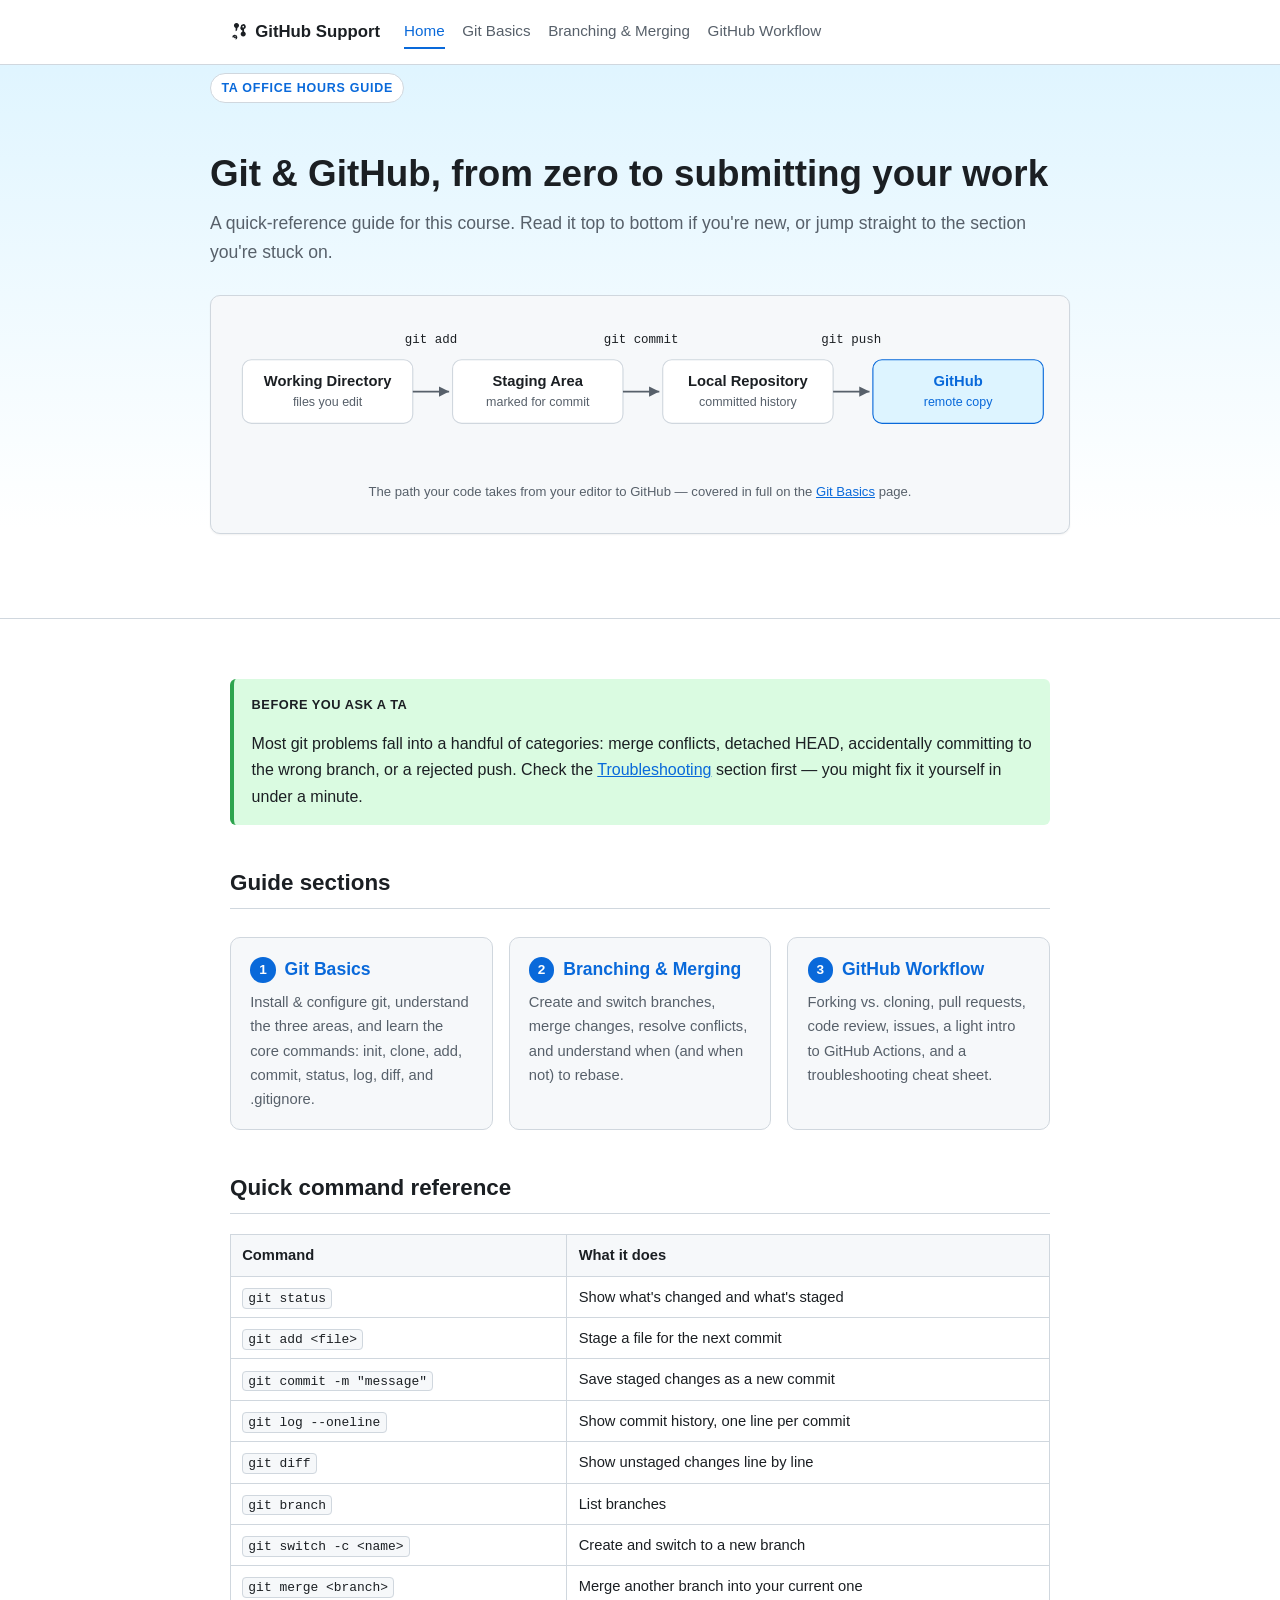
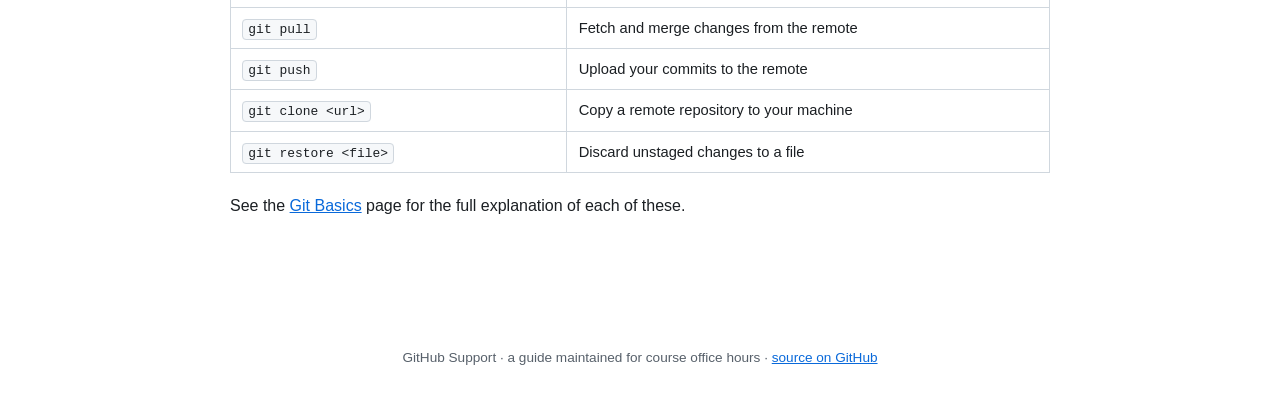
<file: index.html>
<!DOCTYPE html>
<html lang="en">
<head>
<meta charset="UTF-8">
<meta name="viewport" content="width=device-width, initial-scale=1.0">
<title>GitHub Support — Git &amp; GitHub Guide</title>
<link rel="stylesheet" href="assets/style.css">
</head>
<body>
<nav class="navbar">
  <div class="navbar-inner">
    <a class="navbar-brand" href="index.html">
      <svg width="18" height="18" viewBox="0 0 16 16" fill="currentColor" aria-hidden="true"><path d="M11.75 2.5a.75.75 0 1 0 0 1.5.75.75 0 0 0 0-1.5Zm-2.25.75a2.25 2.25 0 1 1 3 2.122v2.256a2.251 2.251 0 1 1-1.5 0V6.622A2.25 2.25 0 0 1 9.5 3.25ZM4.25 12a.75.75 0 1 0 0 1.5.75.75 0 0 0 0-1.5Zm-2.25.75a2.25 2.25 0 1 1 3 2.122V4.372a2.25 2.25 0 1 1 1.5 0v.878a2.25 2.25 0 0 1-1.5 2.122v3.253a2.25 2.25 0 0 1-3 2.125Z"/></svg>
      GitHub Support
    </a>
    <div class="navbar-links">
      <a href="index.html" class="active">Home</a>
      <a href="git-basics.html">Git Basics</a>
      <a href="branching-merging.html">Branching &amp; Merging</a>
      <a href="github-workflow.html">GitHub Workflow</a>
    </div>
  </div>
</nav>

<div class="hero">
  <div class="hero-inner">
    <span class="eyebrow">TA office hours guide</span>
    <h1>Git &amp; GitHub, from zero to submitting your work</h1>
    <p class="subtitle">A quick-reference guide for this course. Read it top to bottom if you're new, or jump straight to the section you're stuck on.</p>

    <div class="diagram">
      <svg viewBox="0 0 720 130" role="img" aria-labelledby="lifecycle-title">
        <title id="lifecycle-title">Your files move from working directory to staging to your local repository to GitHub</title>
        <g font-family="ui-monospace, SFMono-Regular, Menlo, Consolas, monospace" font-size="12">
          <!-- boxes -->
          <g>
            <rect x="10" y="35" width="150" height="56" rx="8" fill="var(--bg)" stroke="var(--border)"/>
            <text x="85" y="58" text-anchor="middle" fill="var(--text)" font-weight="700" font-family="-apple-system,sans-serif" font-size="13">Working Directory</text>
            <text x="85" y="76" text-anchor="middle" fill="var(--text-muted)" font-family="-apple-system,sans-serif" font-size="11">files you edit</text>
          </g>
          <g>
            <rect x="195" y="35" width="150" height="56" rx="8" fill="var(--bg)" stroke="var(--border)"/>
            <text x="270" y="58" text-anchor="middle" fill="var(--text)" font-weight="700" font-family="-apple-system,sans-serif" font-size="13">Staging Area</text>
            <text x="270" y="76" text-anchor="middle" fill="var(--text-muted)" font-family="-apple-system,sans-serif" font-size="11">marked for commit</text>
          </g>
          <g>
            <rect x="380" y="35" width="150" height="56" rx="8" fill="var(--bg)" stroke="var(--border)"/>
            <text x="455" y="58" text-anchor="middle" fill="var(--text)" font-weight="700" font-family="-apple-system,sans-serif" font-size="13">Local Repository</text>
            <text x="455" y="76" text-anchor="middle" fill="var(--text-muted)" font-family="-apple-system,sans-serif" font-size="11">committed history</text>
          </g>
          <g>
            <rect x="565" y="35" width="150" height="56" rx="8" fill="var(--accent-bg)" stroke="var(--accent)"/>
            <text x="640" y="58" text-anchor="middle" fill="var(--accent)" font-weight="700" font-family="-apple-system,sans-serif" font-size="13">GitHub</text>
            <text x="640" y="76" text-anchor="middle" fill="var(--accent)" font-family="-apple-system,sans-serif" font-size="11">remote copy</text>
          </g>
          <!-- arrows -->
          <g stroke="var(--text-muted)" stroke-width="1.5" fill="none" marker-end="url(#arrow)">
            <line x1="160" y1="63" x2="192" y2="63"/>
            <line x1="345" y1="63" x2="377" y2="63"/>
            <line x1="530" y1="63" x2="562" y2="63"/>
          </g>
          <text x="176" y="20" text-anchor="middle" fill="var(--text)" font-size="11">git add</text>
          <text x="361" y="20" text-anchor="middle" fill="var(--text)" font-size="11">git commit</text>
          <text x="546" y="20" text-anchor="middle" fill="var(--text)" font-size="11">git push</text>
        </g>
        <defs>
          <marker id="arrow" markerWidth="8" markerHeight="8" refX="6" refY="3" orient="auto">
            <path d="M0,0 L6,3 L0,6 Z" fill="var(--text-muted)"/>
          </marker>
        </defs>
      </svg>
      <p class="diagram-caption">The path your code takes from your editor to GitHub — covered in full on the <a href="git-basics.html">Git Basics</a> page.</p>
    </div>
  </div>
</div>

<main>
  <div class="callout tip">
    <span class="callout-label">Before you ask a TA</span>
    <p>Most git problems fall into a handful of categories: merge conflicts, detached HEAD, accidentally committing to the wrong branch, or a rejected push. Check the <a href="github-workflow.html#troubleshooting">Troubleshooting</a> section first — you might fix it yourself in under a minute.</p>
  </div>

  <h2>Guide sections</h2>
  <div class="card-grid">
    <a class="card" href="git-basics.html">
      <h3><span class="step-badge">1</span> Git Basics</h3>
      <p>Install &amp; configure git, understand the three areas, and learn the core commands: init, clone, add, commit, status, log, diff, and .gitignore.</p>
    </a>
    <a class="card" href="branching-merging.html">
      <h3><span class="step-badge">2</span> Branching &amp; Merging</h3>
      <p>Create and switch branches, merge changes, resolve conflicts, and understand when (and when not) to rebase.</p>
    </a>
    <a class="card" href="github-workflow.html">
      <h3><span class="step-badge">3</span> GitHub Workflow</h3>
      <p>Forking vs. cloning, pull requests, code review, issues, a light intro to GitHub Actions, and a troubleshooting cheat sheet.</p>
    </a>
  </div>

  <h2>Quick command reference</h2>
  <table>
    <thead>
      <tr><th>Command</th><th>What it does</th></tr>
    </thead>
    <tbody>
      <tr><td><code>git status</code></td><td>Show what's changed and what's staged</td></tr>
      <tr><td><code>git add &lt;file&gt;</code></td><td>Stage a file for the next commit</td></tr>
      <tr><td><code>git commit -m "message"</code></td><td>Save staged changes as a new commit</td></tr>
      <tr><td><code>git log --oneline</code></td><td>Show commit history, one line per commit</td></tr>
      <tr><td><code>git diff</code></td><td>Show unstaged changes line by line</td></tr>
      <tr><td><code>git branch</code></td><td>List branches</td></tr>
      <tr><td><code>git switch -c &lt;name&gt;</code></td><td>Create and switch to a new branch</td></tr>
      <tr><td><code>git merge &lt;branch&gt;</code></td><td>Merge another branch into your current one</td></tr>
      <tr><td><code>git pull</code></td><td>Fetch and merge changes from the remote</td></tr>
      <tr><td><code>git push</code></td><td>Upload your commits to the remote</td></tr>
      <tr><td><code>git clone &lt;url&gt;</code></td><td>Copy a remote repository to your machine</td></tr>
      <tr><td><code>git restore &lt;file&gt;</code></td><td>Discard unstaged changes to a file</td></tr>
    </tbody>
  </table>
  <p>See the <a href="git-basics.html">Git Basics</a> page for the full explanation of each of these.</p>
</main>

<footer>
  GitHub Support &middot; a guide maintained for course office hours &middot; <a href="https://github.com/ganowacek/github-support">source on GitHub</a>
</footer>
</body>
</html>
</file>
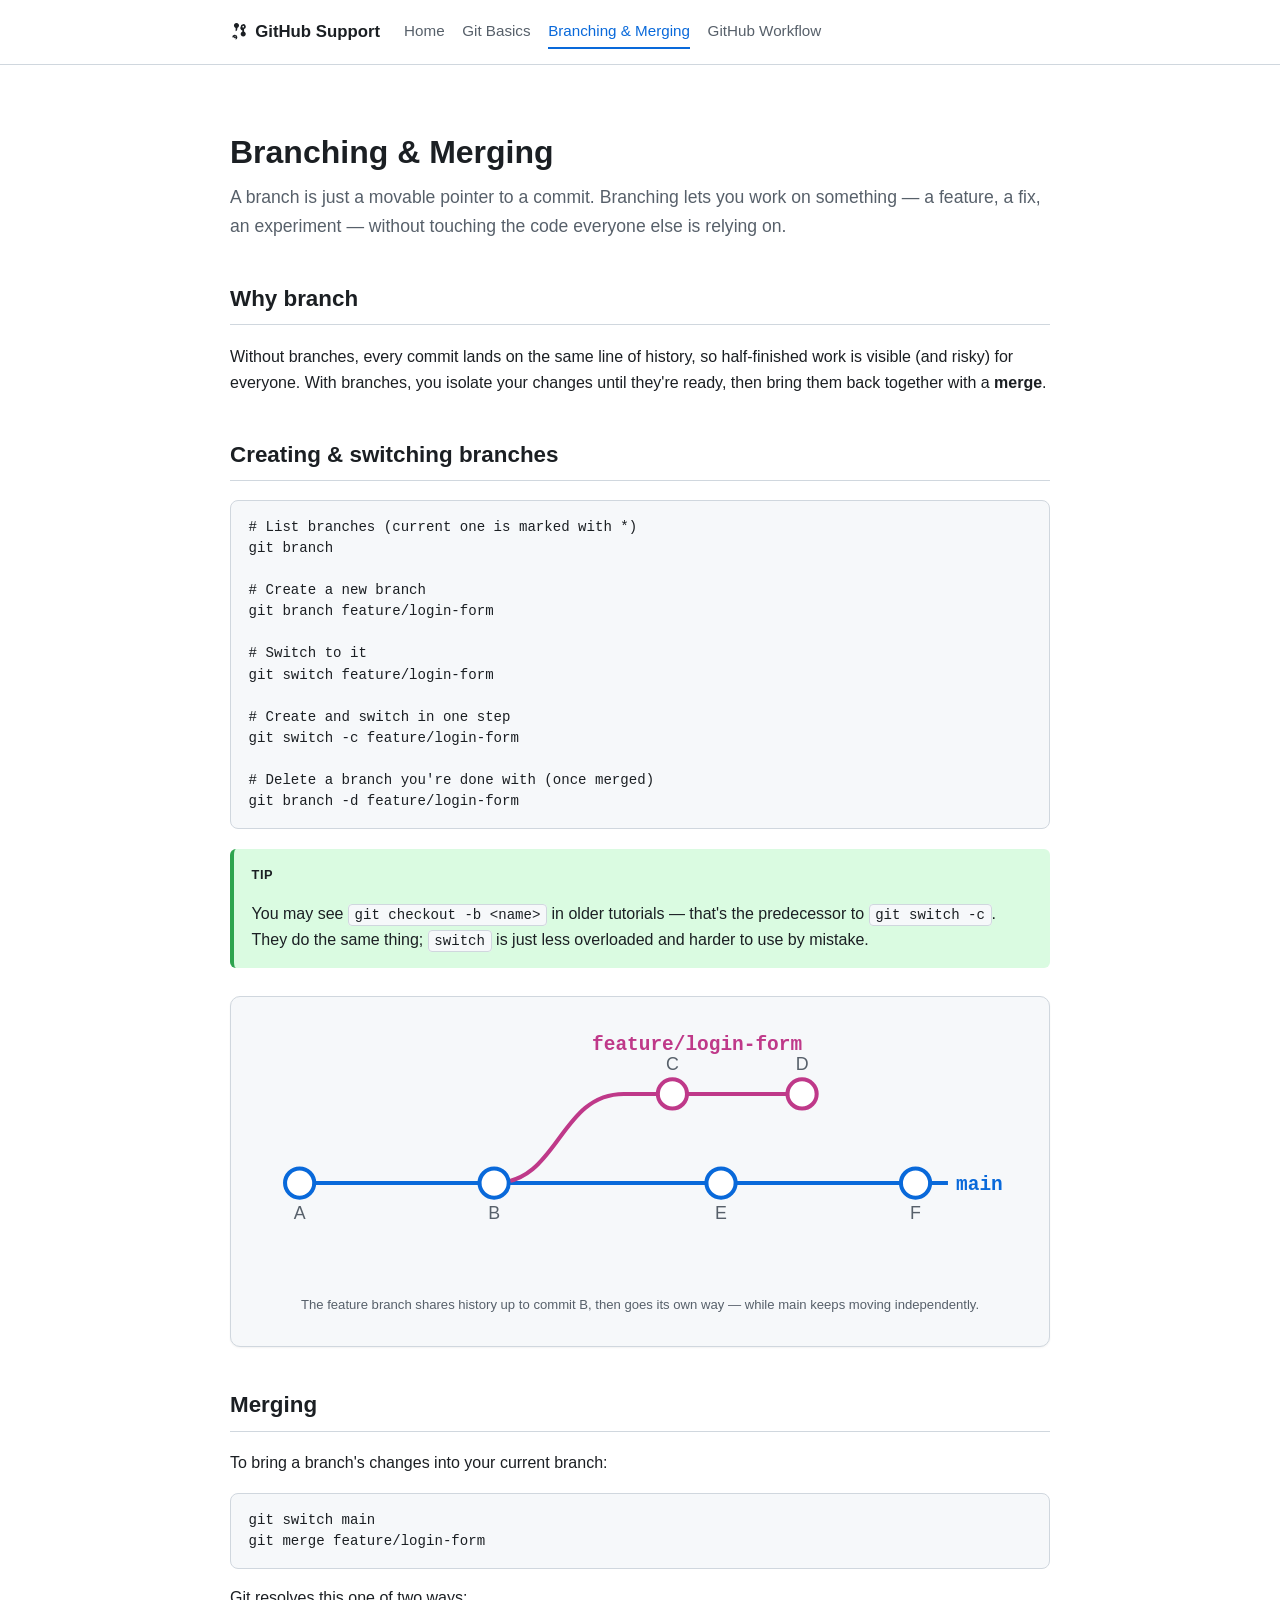
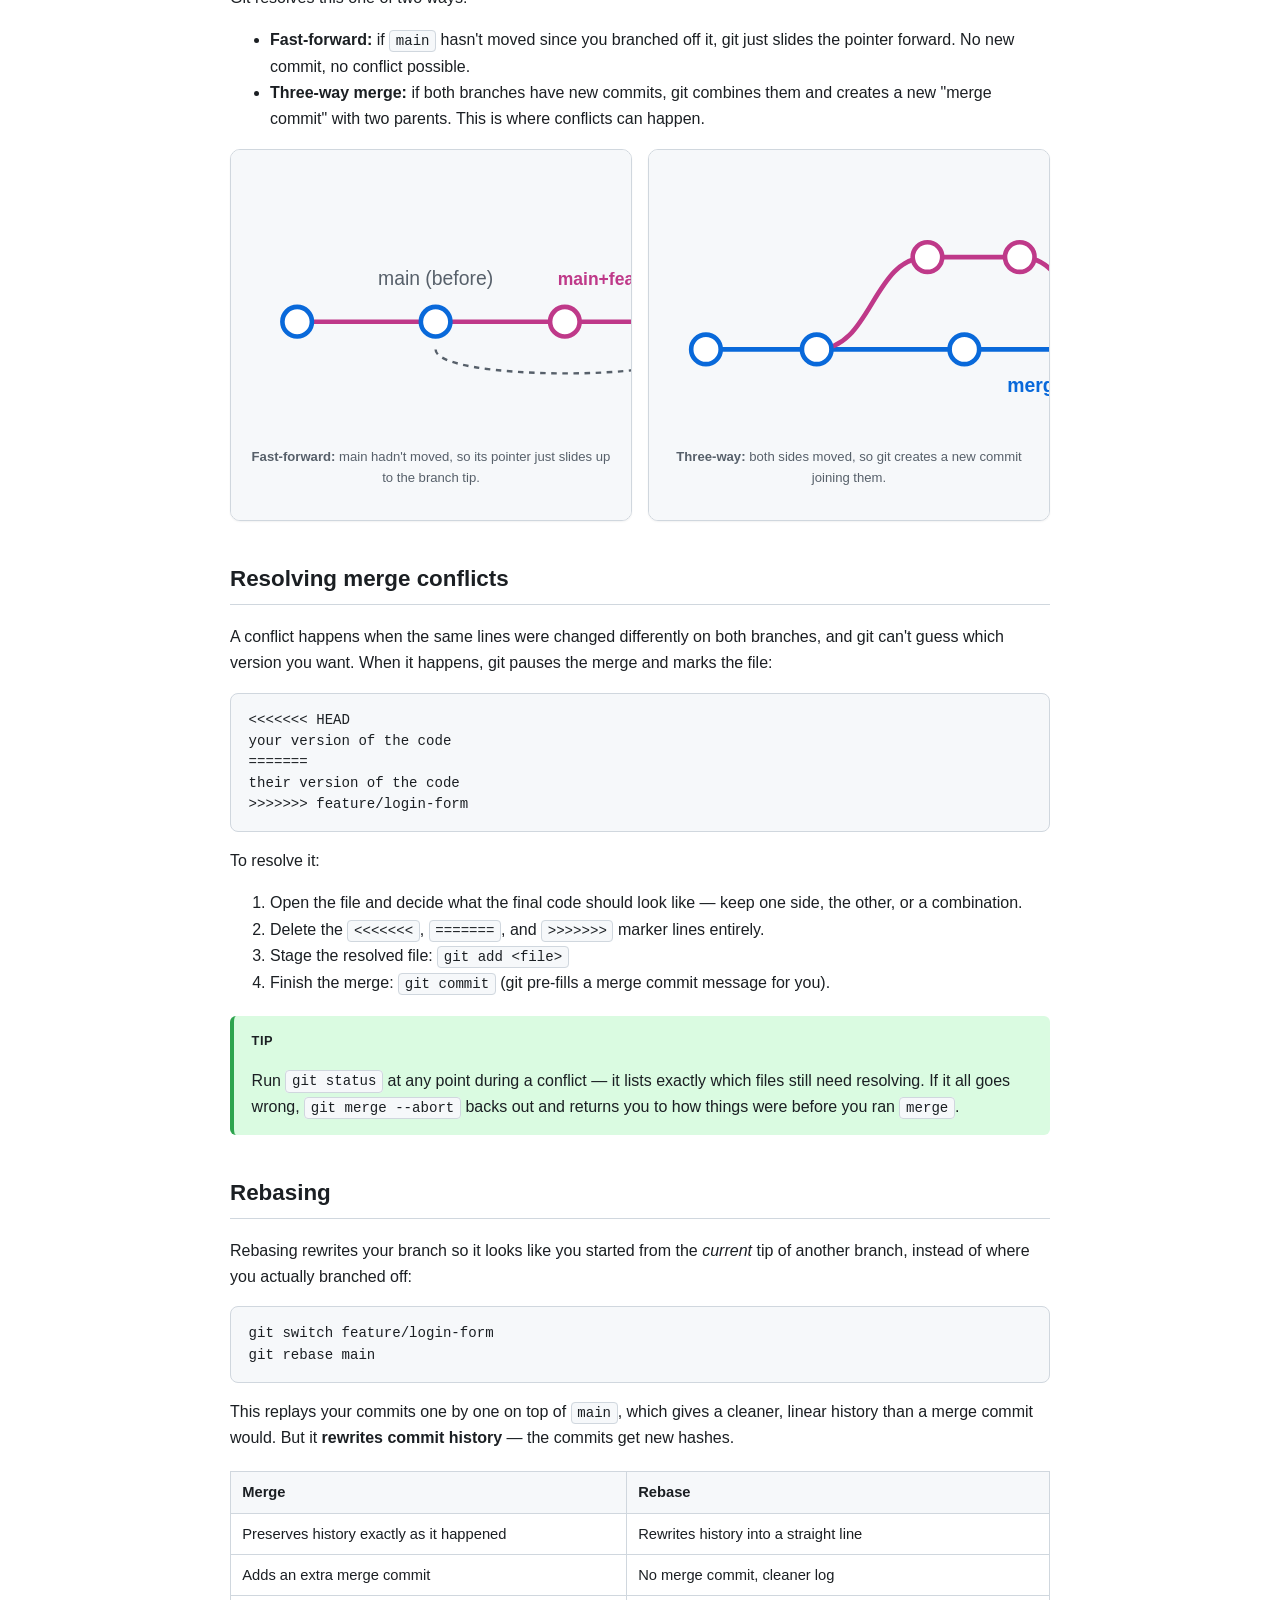
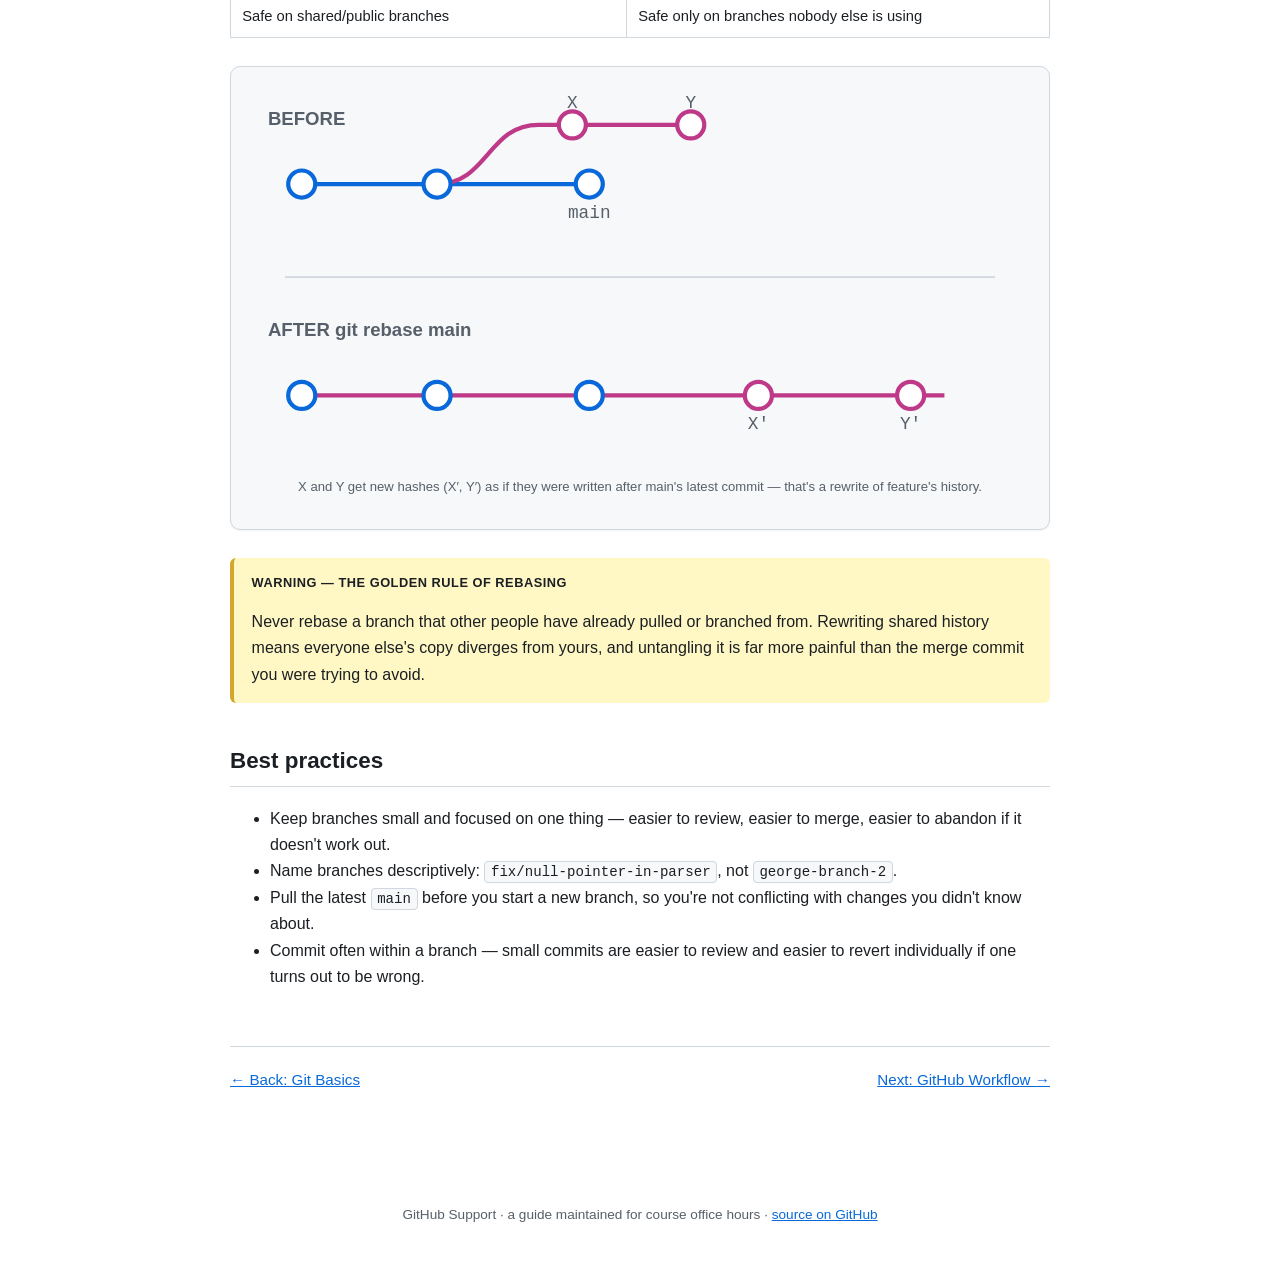
<file: branching-merging.html>
<!DOCTYPE html>
<html lang="en">
<head>
<meta charset="UTF-8">
<meta name="viewport" content="width=device-width, initial-scale=1.0">
<title>Branching &amp; Merging — GitHub Support</title>
<link rel="stylesheet" href="assets/style.css">
</head>
<body>
<nav class="navbar">
  <div class="navbar-inner">
    <a class="navbar-brand" href="index.html">
      <svg width="18" height="18" viewBox="0 0 16 16" fill="currentColor" aria-hidden="true"><path d="M11.75 2.5a.75.75 0 1 0 0 1.5.75.75 0 0 0 0-1.5Zm-2.25.75a2.25 2.25 0 1 1 3 2.122v2.256a2.251 2.251 0 1 1-1.5 0V6.622A2.25 2.25 0 0 1 9.5 3.25ZM4.25 12a.75.75 0 1 0 0 1.5.75.75 0 0 0 0-1.5Zm-2.25.75a2.25 2.25 0 1 1 3 2.122V4.372a2.25 2.25 0 1 1 1.5 0v.878a2.25 2.25 0 0 1-1.5 2.122v3.253a2.25 2.25 0 0 1-3 2.125Z"/></svg>
      GitHub Support
    </a>
    <div class="navbar-links">
      <a href="index.html">Home</a>
      <a href="git-basics.html">Git Basics</a>
      <a href="branching-merging.html" class="active">Branching &amp; Merging</a>
      <a href="github-workflow.html">GitHub Workflow</a>
    </div>
  </div>
</nav>

<main>
  <h1>Branching &amp; Merging</h1>
  <p class="subtitle">A branch is just a movable pointer to a commit. Branching lets you work on something — a feature, a fix, an experiment — without touching the code everyone else is relying on.</p>

  <h2 id="why-branch">Why branch</h2>
  <p>Without branches, every commit lands on the same line of history, so half-finished work is visible (and risky) for everyone. With branches, you isolate your changes until they're ready, then bring them back together with a <strong>merge</strong>.</p>

  <h2 id="creating">Creating &amp; switching branches</h2>
  <pre><code># List branches (current one is marked with *)
git branch

# Create a new branch
git branch feature/login-form

# Switch to it
git switch feature/login-form

# Create and switch in one step
git switch -c feature/login-form

# Delete a branch you're done with (once merged)
git branch -d feature/login-form</code></pre>
  <div class="callout tip">
    <span class="callout-label">Tip</span>
    <p>You may see <code>git checkout -b &lt;name&gt;</code> in older tutorials — that's the predecessor to <code>git switch -c</code>. They do the same thing; <code>switch</code> is just less overloaded and harder to use by mistake.</p>
  </div>

  <div class="diagram">
    <svg viewBox="0 0 480 160" role="img" aria-labelledby="branch-title">
      <title id="branch-title">A feature branch splits off main at a shared commit and gains its own commits</title>
      <g stroke-width="2.5" fill="none">
        <line x1="30" y1="100" x2="430" y2="100" stroke="var(--branch-main)"/>
        <path d="M150,100 C190,100 190,45 230,45 L 340,45" stroke="var(--branch-feature)"/>
      </g>
      <g font-family="ui-monospace,monospace" font-size="11">
        <circle cx="30" cy="100" r="9" fill="var(--commit-fill)" stroke="var(--branch-main)" stroke-width="2.5"/>
        <circle cx="150" cy="100" r="9" fill="var(--commit-fill)" stroke="var(--branch-main)" stroke-width="2.5"/>
        <circle cx="290" cy="100" r="9" fill="var(--commit-fill)" stroke="var(--branch-main)" stroke-width="2.5"/>
        <circle cx="410" cy="100" r="9" fill="var(--commit-fill)" stroke="var(--branch-main)" stroke-width="2.5"/>
        <circle cx="260" cy="45" r="9" fill="var(--commit-fill)" stroke="var(--branch-feature)" stroke-width="2.5"/>
        <circle cx="340" cy="45" r="9" fill="var(--commit-fill)" stroke="var(--branch-feature)" stroke-width="2.5"/>
      </g>
      <g font-family="-apple-system,sans-serif" font-size="11" fill="var(--text-muted)" text-anchor="middle">
        <text x="30" y="122">A</text>
        <text x="150" y="122">B</text>
        <text x="290" y="122">E</text>
        <text x="410" y="122">F</text>
        <text x="260" y="30">C</text>
        <text x="340" y="30">D</text>
      </g>
      <text x="435" y="104" fill="var(--branch-main)" font-family="ui-monospace,monospace" font-size="12" font-weight="700">main</text>
      <text x="340" y="18" text-anchor="end" fill="var(--branch-feature)" font-family="ui-monospace,monospace" font-size="12" font-weight="700">feature/login-form</text>
    </svg>
    <p class="diagram-caption">The feature branch shares history up to commit B, then goes its own way — while main keeps moving independently.</p>
  </div>

  <h2 id="merging">Merging</h2>
  <p>To bring a branch's changes into your current branch:</p>
  <pre><code>git switch main
git merge feature/login-form</code></pre>
  <p>Git resolves this one of two ways:</p>
  <ul>
    <li><strong>Fast-forward:</strong> if <code>main</code> hasn't moved since you branched off it, git just slides the pointer forward. No new commit, no conflict possible.</li>
    <li><strong>Three-way merge:</strong> if both branches have new commits, git combines them and creates a new "merge commit" with two parents. This is where conflicts can happen.</li>
  </ul>

  <div class="diagram-row">
    <div class="diagram">
      <svg viewBox="0 0 260 140" role="img" aria-labelledby="ff-title">
        <title id="ff-title">Fast-forward merge just moves the main pointer forward, no new commit</title>
        <line x1="25" y1="80" x2="235" y2="80" stroke="var(--branch-feature)" stroke-width="2.5"/>
        <g font-family="ui-monospace,monospace">
          <circle cx="25" cy="80" r="8" fill="var(--commit-fill)" stroke="var(--branch-main)" stroke-width="2.5"/>
          <circle cx="100" cy="80" r="8" fill="var(--commit-fill)" stroke="var(--branch-main)" stroke-width="2.5"/>
          <circle cx="170" cy="80" r="8" fill="var(--commit-fill)" stroke="var(--branch-feature)" stroke-width="2.5"/>
          <circle cx="235" cy="80" r="8" fill="var(--commit-fill)" stroke="var(--branch-feature)" stroke-width="2.5"/>
        </g>
        <text x="100" y="60" text-anchor="middle" fill="var(--text-muted)" font-size="10.5">main (before)</text>
        <text x="255" y="60" text-anchor="end" fill="var(--branch-feature)" font-size="9.5" font-weight="700">main+feature (after)</text>
        <path d="M100,95 C100,112 235,112 235,97" stroke="var(--text-muted)" stroke-width="1.3" fill="none" stroke-dasharray="3,3" marker-end="url(#ffarrow)"/>
        <defs><marker id="ffarrow" markerWidth="7" markerHeight="7" refX="5" refY="2.5" orient="auto"><path d="M0,0 L5,2.5 L0,5 Z" fill="var(--text-muted)"/></marker></defs>
      </svg>
      <p class="diagram-caption"><strong>Fast-forward:</strong> main hadn't moved, so its pointer just slides up to the branch tip.</p>
    </div>
    <div class="diagram">
      <svg viewBox="0 0 260 140" role="img" aria-labelledby="threeway-title">
        <title id="threeway-title">Three-way merge creates a new merge commit with two parents</title>
        <g stroke-width="2.5" fill="none">
          <line x1="20" y1="95" x2="235" y2="95" stroke="var(--branch-main)"/>
          <path d="M80,95 C110,95 110,45 140,45 L190,45" stroke="var(--branch-feature)"/>
          <path d="M190,45 C215,45 215,75 235,95" stroke="var(--branch-feature)"/>
        </g>
        <g>
          <circle cx="20" cy="95" r="8" fill="var(--commit-fill)" stroke="var(--branch-main)" stroke-width="2.5"/>
          <circle cx="80" cy="95" r="8" fill="var(--commit-fill)" stroke="var(--branch-main)" stroke-width="2.5"/>
          <circle cx="160" cy="95" r="8" fill="var(--commit-fill)" stroke="var(--branch-main)" stroke-width="2.5"/>
          <circle cx="140" cy="45" r="8" fill="var(--commit-fill)" stroke="var(--branch-feature)" stroke-width="2.5"/>
          <circle cx="190" cy="45" r="8" fill="var(--commit-fill)" stroke="var(--branch-feature)" stroke-width="2.5"/>
          <circle cx="235" cy="95" r="9" fill="var(--accent)" stroke="var(--accent)" stroke-width="2.5"/>
        </g>
        <text x="255" y="118" text-anchor="end" fill="var(--accent)" font-size="10.5" font-weight="700">merge commit</text>
      </svg>
      <p class="diagram-caption"><strong>Three-way:</strong> both sides moved, so git creates a new commit joining them.</p>
    </div>
  </div>

  <h2 id="conflicts">Resolving merge conflicts</h2>
  <p>A conflict happens when the same lines were changed differently on both branches, and git can't guess which version you want. When it happens, git pauses the merge and marks the file:</p>
  <pre><code>&lt;&lt;&lt;&lt;&lt;&lt;&lt; HEAD
your version of the code
=======
their version of the code
&gt;&gt;&gt;&gt;&gt;&gt;&gt; feature/login-form</code></pre>
  <p>To resolve it:</p>
  <ol>
    <li>Open the file and decide what the final code should look like — keep one side, the other, or a combination.</li>
    <li>Delete the <code>&lt;&lt;&lt;&lt;&lt;&lt;&lt;</code>, <code>=======</code>, and <code>&gt;&gt;&gt;&gt;&gt;&gt;&gt;</code> marker lines entirely.</li>
    <li>Stage the resolved file: <code>git add &lt;file&gt;</code></li>
    <li>Finish the merge: <code>git commit</code> (git pre-fills a merge commit message for you).</li>
  </ol>
  <div class="callout tip">
    <span class="callout-label">Tip</span>
    <p>Run <code>git status</code> at any point during a conflict — it lists exactly which files still need resolving. If it all goes wrong, <code>git merge --abort</code> backs out and returns you to how things were before you ran <code>merge</code>.</p>
  </div>

  <h2 id="rebase">Rebasing</h2>
  <p>Rebasing rewrites your branch so it looks like you started from the <em>current</em> tip of another branch, instead of where you actually branched off:</p>
  <pre><code>git switch feature/login-form
git rebase main</code></pre>
  <p>This replays your commits one by one on top of <code>main</code>, which gives a cleaner, linear history than a merge commit would. But it <strong>rewrites commit history</strong> — the commits get new hashes.</p>
  <table>
    <thead><tr><th>Merge</th><th>Rebase</th></tr></thead>
    <tbody>
      <tr><td>Preserves history exactly as it happened</td><td>Rewrites history into a straight line</td></tr>
      <tr><td>Adds an extra merge commit</td><td>No merge commit, cleaner log</td></tr>
      <tr><td>Safe on shared/public branches</td><td>Safe only on branches nobody else is using</td></tr>
    </tbody>
  </table>
  <div class="diagram">
    <svg viewBox="0 0 460 220" role="img" aria-labelledby="rebase-title">
      <title id="rebase-title">Rebasing replays feature branch commits on top of the current tip of main, rewriting their hashes</title>
      <text x="10" y="20" fill="var(--text-muted)" font-family="-apple-system,sans-serif" font-size="11" font-weight="700">BEFORE</text>
      <g stroke-width="2.5" fill="none">
        <line x1="30" y1="55" x2="200" y2="55" stroke="var(--branch-main)"/>
        <path d="M110,55 C140,55 140,20 170,20 L 260,20" stroke="var(--branch-feature)"/>
      </g>
      <g>
        <circle cx="30" cy="55" r="8" fill="var(--commit-fill)" stroke="var(--branch-main)" stroke-width="2.5"/>
        <circle cx="110" cy="55" r="8" fill="var(--commit-fill)" stroke="var(--branch-main)" stroke-width="2.5"/>
        <circle cx="200" cy="55" r="8" fill="var(--commit-fill)" stroke="var(--branch-main)" stroke-width="2.5"/>
        <circle cx="190" cy="20" r="8" fill="var(--commit-fill)" stroke="var(--branch-feature)" stroke-width="2.5"/>
        <circle cx="260" cy="20" r="8" fill="var(--commit-fill)" stroke="var(--branch-feature)" stroke-width="2.5"/>
      </g>
      <g font-family="ui-monospace,monospace" font-size="10.5" fill="var(--text-muted)" text-anchor="middle">
        <text x="200" y="75">main</text>
        <text x="190" y="10">X</text>
        <text x="260" y="10">Y</text>
      </g>

      <line x1="20" y1="110" x2="440" y2="110" stroke="var(--border)"/>

      <text x="10" y="145" fill="var(--text-muted)" font-family="-apple-system,sans-serif" font-size="11" font-weight="700">AFTER git rebase main</text>
      <g stroke-width="2.5" fill="none">
        <line x1="30" y1="180" x2="410" y2="180" stroke="var(--branch-feature)"/>
      </g>
      <g>
        <circle cx="30" cy="180" r="8" fill="var(--commit-fill)" stroke="var(--branch-main)" stroke-width="2.5"/>
        <circle cx="110" cy="180" r="8" fill="var(--commit-fill)" stroke="var(--branch-main)" stroke-width="2.5"/>
        <circle cx="200" cy="180" r="8" fill="var(--commit-fill)" stroke="var(--branch-main)" stroke-width="2.5"/>
        <circle cx="300" cy="180" r="8" fill="var(--commit-fill)" stroke="var(--branch-feature)" stroke-width="2.5"/>
        <circle cx="390" cy="180" r="8" fill="var(--commit-fill)" stroke="var(--branch-feature)" stroke-width="2.5"/>
      </g>
      <g font-family="ui-monospace,monospace" font-size="10.5" fill="var(--text-muted)" text-anchor="middle">
        <text x="300" y="200">X'</text>
        <text x="390" y="200">Y'</text>
      </g>
    </svg>
    <p class="diagram-caption">X and Y get new hashes (X′, Y′) as if they were written after main's latest commit — that's a rewrite of feature's history.</p>
  </div>

  <div class="callout warn">
    <span class="callout-label">Warning — the golden rule of rebasing</span>
    <p>Never rebase a branch that other people have already pulled or branched from. Rewriting shared history means everyone else's copy diverges from yours, and untangling it is far more painful than the merge commit you were trying to avoid.</p>
  </div>

  <h2 id="best-practices">Best practices</h2>
  <ul>
    <li>Keep branches small and focused on one thing — easier to review, easier to merge, easier to abandon if it doesn't work out.</li>
    <li>Name branches descriptively: <code>fix/null-pointer-in-parser</code>, not <code>george-branch-2</code>.</li>
    <li>Pull the latest <code>main</code> before you start a new branch, so you're not conflicting with changes you didn't know about.</li>
    <li>Commit often within a branch — small commits are easier to review and easier to revert individually if one turns out to be wrong.</li>
  </ul>

  <div class="page-nav">
    <a href="git-basics.html">← Back: Git Basics</a>
    <a href="github-workflow.html">Next: GitHub Workflow →</a>
  </div>
</main>

<footer>
  GitHub Support &middot; a guide maintained for course office hours &middot; <a href="https://github.com/ganowacek/github-support">source on GitHub</a>
</footer>
</body>
</html>
</file>
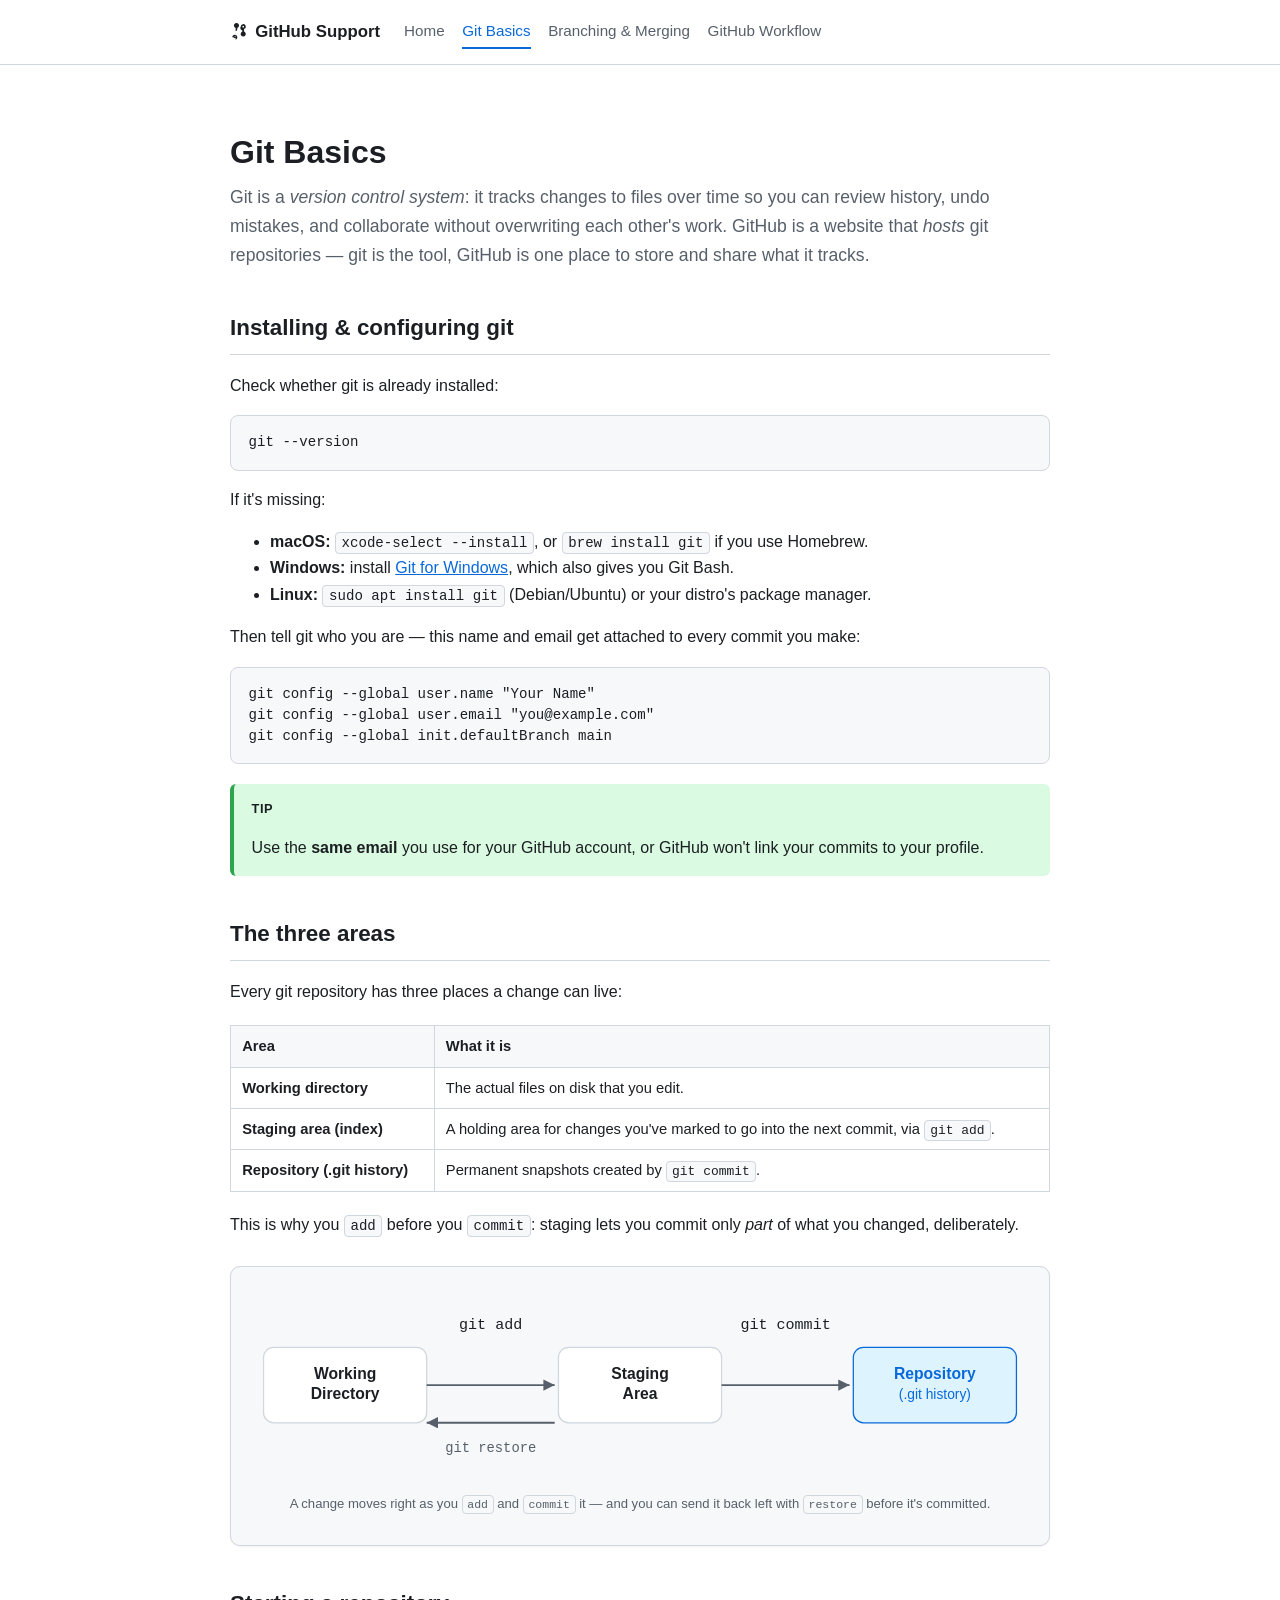
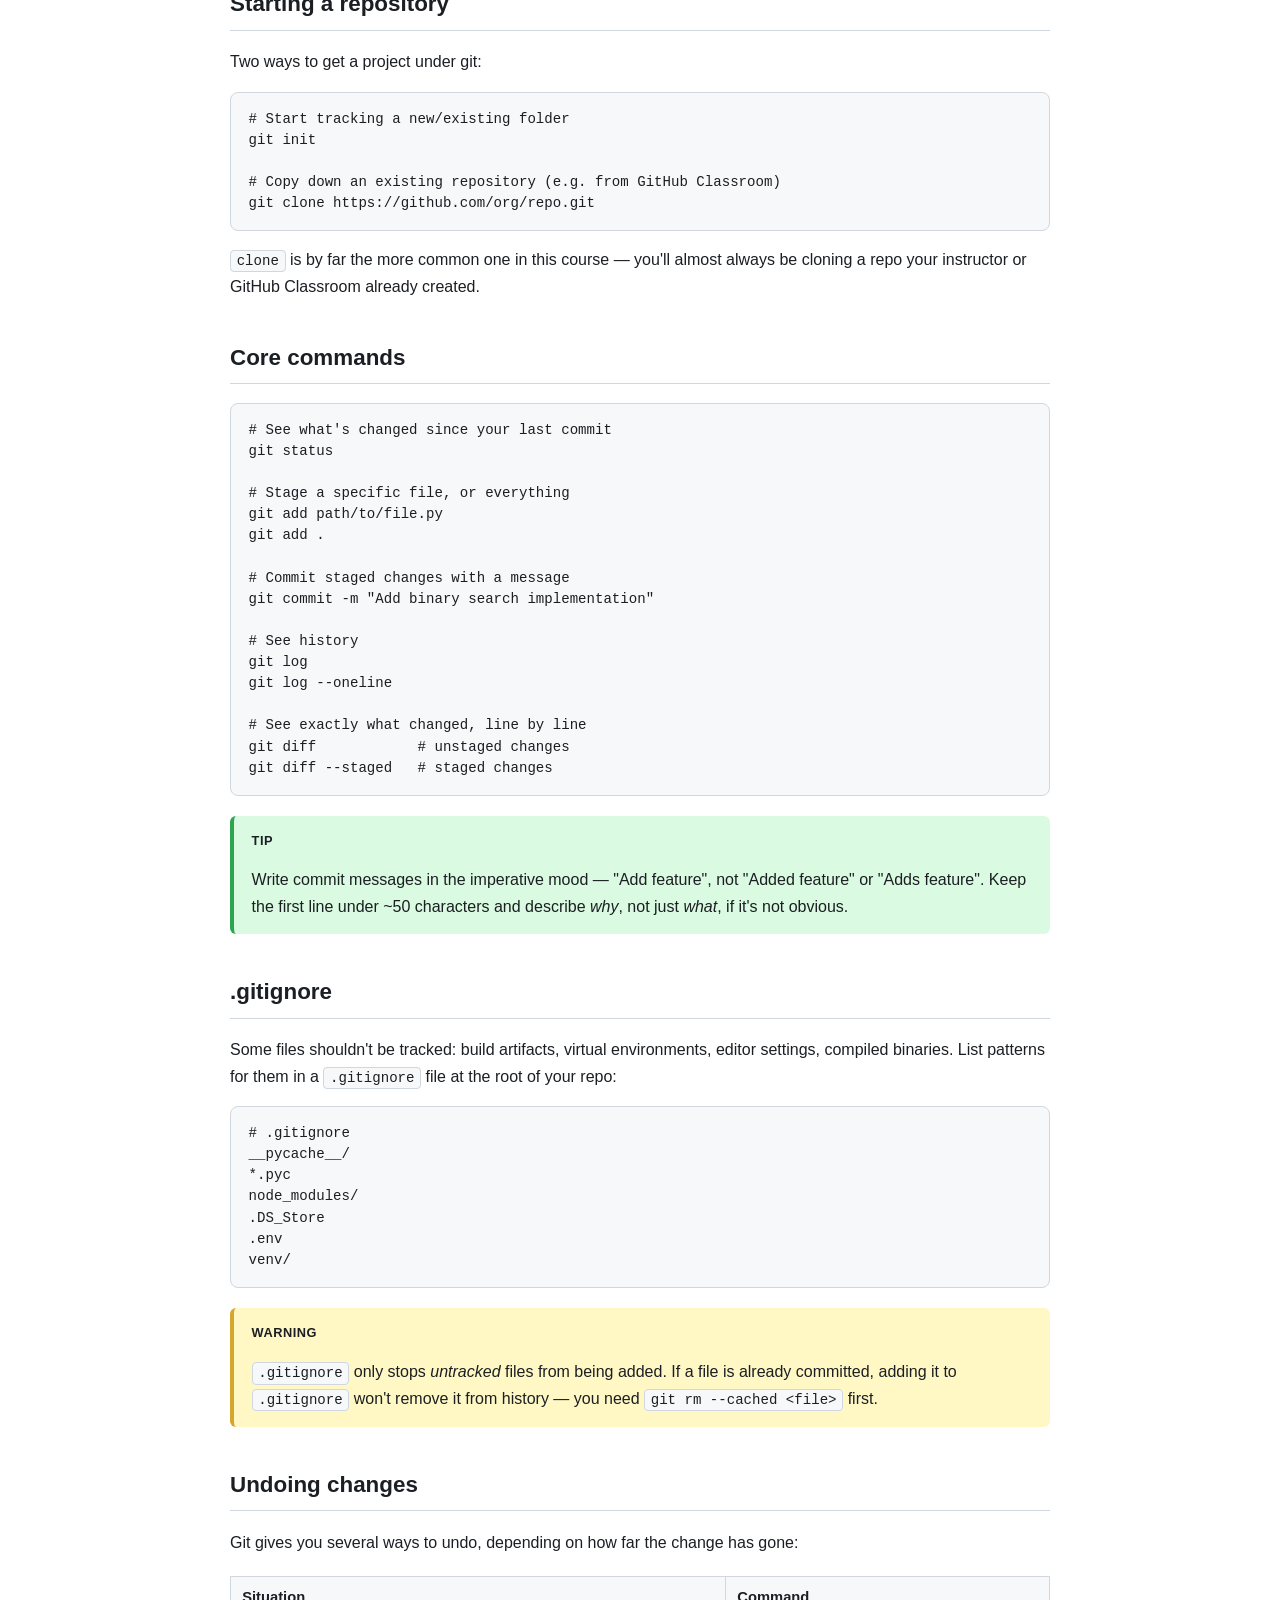
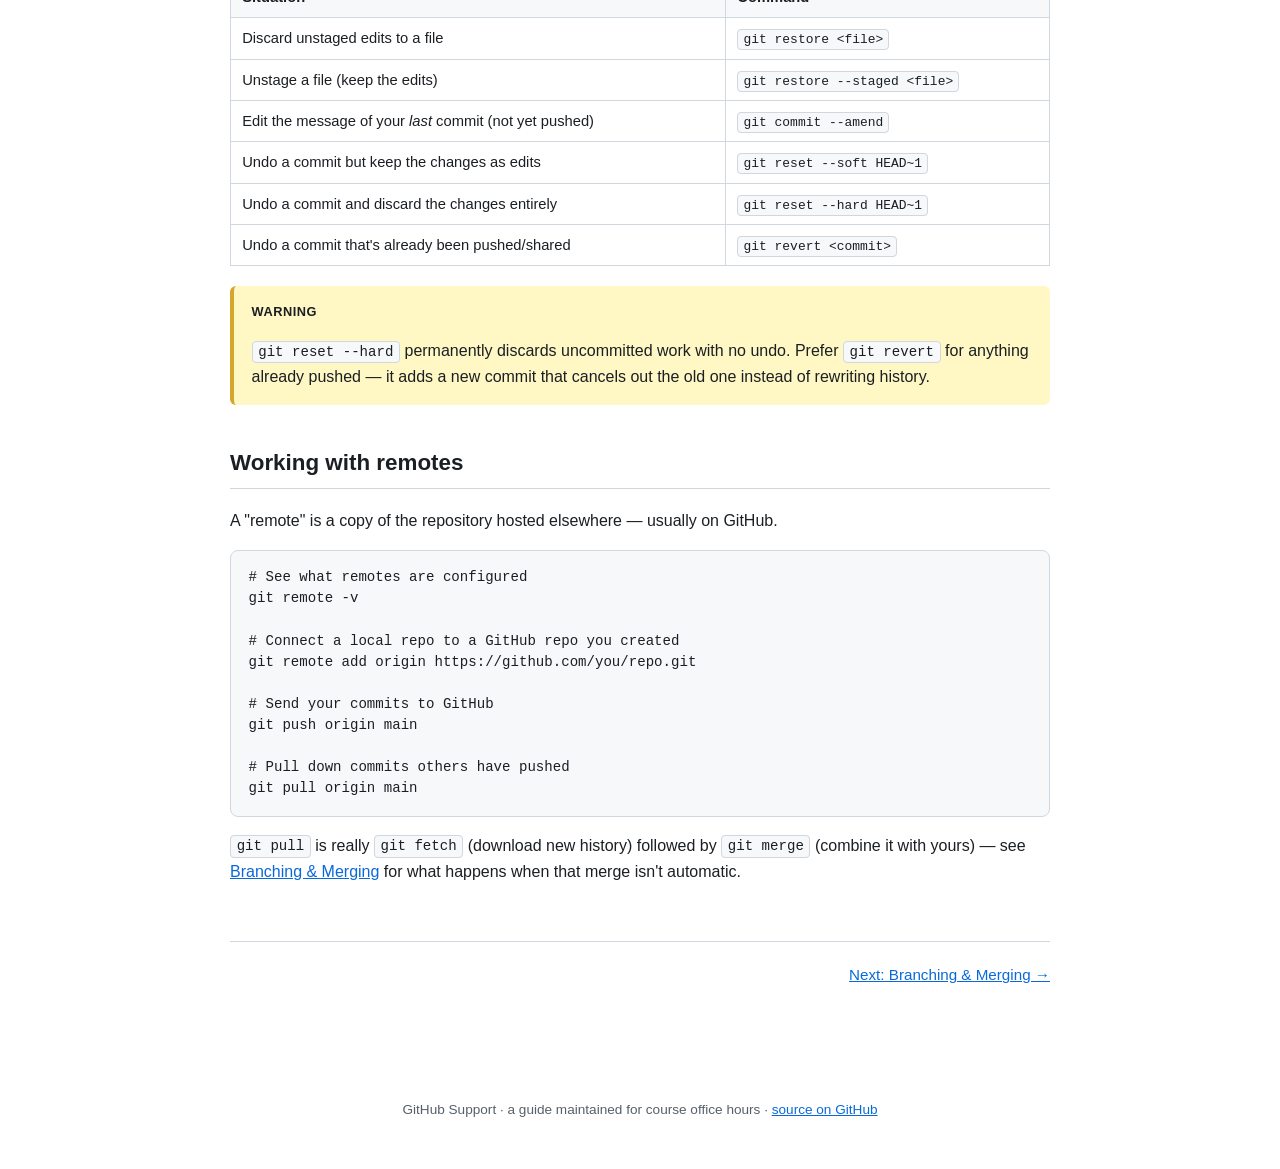
<file: git-basics.html>
<!DOCTYPE html>
<html lang="en">
<head>
<meta charset="UTF-8">
<meta name="viewport" content="width=device-width, initial-scale=1.0">
<title>Git Basics — GitHub Support</title>
<link rel="stylesheet" href="assets/style.css">
</head>
<body>
<nav class="navbar">
  <div class="navbar-inner">
    <a class="navbar-brand" href="index.html">
      <svg width="18" height="18" viewBox="0 0 16 16" fill="currentColor" aria-hidden="true"><path d="M11.75 2.5a.75.75 0 1 0 0 1.5.75.75 0 0 0 0-1.5Zm-2.25.75a2.25 2.25 0 1 1 3 2.122v2.256a2.251 2.251 0 1 1-1.5 0V6.622A2.25 2.25 0 0 1 9.5 3.25ZM4.25 12a.75.75 0 1 0 0 1.5.75.75 0 0 0 0-1.5Zm-2.25.75a2.25 2.25 0 1 1 3 2.122V4.372a2.25 2.25 0 1 1 1.5 0v.878a2.25 2.25 0 0 1-1.5 2.122v3.253a2.25 2.25 0 0 1-3 2.125Z"/></svg>
      GitHub Support
    </a>
    <div class="navbar-links">
      <a href="index.html">Home</a>
      <a href="git-basics.html" class="active">Git Basics</a>
      <a href="branching-merging.html">Branching &amp; Merging</a>
      <a href="github-workflow.html">GitHub Workflow</a>
    </div>
  </div>
</nav>

<main>
  <h1>Git Basics</h1>
  <p class="subtitle">Git is a <em>version control system</em>: it tracks changes to files over time so you can review history, undo mistakes, and collaborate without overwriting each other's work. GitHub is a website that <em>hosts</em> git repositories — git is the tool, GitHub is one place to store and share what it tracks.</p>

  <h2 id="install">Installing &amp; configuring git</h2>
  <p>Check whether git is already installed:</p>
  <pre><code>git --version</code></pre>
  <p>If it's missing:</p>
  <ul>
    <li><strong>macOS:</strong> <code>xcode-select --install</code>, or <code>brew install git</code> if you use Homebrew.</li>
    <li><strong>Windows:</strong> install <a href="https://git-scm.com/download/win">Git for Windows</a>, which also gives you Git Bash.</li>
    <li><strong>Linux:</strong> <code>sudo apt install git</code> (Debian/Ubuntu) or your distro's package manager.</li>
  </ul>
  <p>Then tell git who you are — this name and email get attached to every commit you make:</p>
  <pre><code>git config --global user.name "Your Name"
git config --global user.email "you@example.com"
git config --global init.defaultBranch main</code></pre>
  <div class="callout tip">
    <span class="callout-label">Tip</span>
    <p>Use the <strong>same email</strong> you use for your GitHub account, or GitHub won't link your commits to your profile.</p>
  </div>

  <h2 id="three-areas">The three areas</h2>
  <p>Every git repository has three places a change can live:</p>
  <table>
    <thead><tr><th>Area</th><th>What it is</th></tr></thead>
    <tbody>
      <tr><td><strong>Working directory</strong></td><td>The actual files on disk that you edit.</td></tr>
      <tr><td><strong>Staging area (index)</strong></td><td>A holding area for changes you've marked to go into the next commit, via <code>git add</code>.</td></tr>
      <tr><td><strong>Repository (.git history)</strong></td><td>Permanent snapshots created by <code>git commit</code>.</td></tr>
    </tbody>
  </table>
  <p>This is why you <code>add</code> before you <code>commit</code>: staging lets you commit only <em>part</em> of what you changed, deliberately.</p>

  <div class="diagram">
    <svg viewBox="0 0 620 150" role="img" aria-labelledby="areas-title">
      <title id="areas-title">Edit a file, stage it, commit it, then push to the remote</title>
      <g font-family="-apple-system,sans-serif">
        <rect x="10" y="45" width="130" height="60" rx="8" fill="var(--bg)" stroke="var(--border)"/>
        <text x="75" y="70" text-anchor="middle" fill="var(--text)" font-weight="700" font-size="12.5">Working</text>
        <text x="75" y="86" text-anchor="middle" fill="var(--text)" font-weight="700" font-size="12.5">Directory</text>

        <rect x="245" y="45" width="130" height="60" rx="8" fill="var(--bg)" stroke="var(--border)"/>
        <text x="310" y="70" text-anchor="middle" fill="var(--text)" font-weight="700" font-size="12.5">Staging</text>
        <text x="310" y="86" text-anchor="middle" fill="var(--text)" font-weight="700" font-size="12.5">Area</text>

        <rect x="480" y="45" width="130" height="60" rx="8" fill="var(--accent-bg)" stroke="var(--accent)"/>
        <text x="545" y="70" text-anchor="middle" fill="var(--accent)" font-weight="700" font-size="12.5">Repository</text>
        <text x="545" y="86" text-anchor="middle" fill="var(--accent)" font-size="11">(.git history)</text>

        <g stroke="var(--text-muted)" stroke-width="1.5" fill="none" marker-end="url(#arrow2)">
          <line x1="140" y1="75" x2="242" y2="75"/>
          <line x1="375" y1="75" x2="477" y2="75"/>
        </g>
        <text x="191" y="30" text-anchor="middle" fill="var(--text)" font-family="ui-monospace,monospace" font-size="12">git add</text>
        <text x="426" y="30" text-anchor="middle" fill="var(--text)" font-family="ui-monospace,monospace" font-size="12">git commit</text>

        <g stroke="var(--text-muted)" stroke-width="1.5" fill="none" marker-end="url(#arrow2rev)">
          <line x1="242" y1="105" x2="140" y2="105"/>
        </g>
        <text x="191" y="128" text-anchor="middle" fill="var(--text-muted)" font-family="ui-monospace,monospace" font-size="11">git restore</text>
      </g>
      <defs>
        <marker id="arrow2" markerWidth="8" markerHeight="8" refX="6" refY="3" orient="auto">
          <path d="M0,0 L6,3 L0,6 Z" fill="var(--text-muted)"/>
        </marker>
        <marker id="arrow2rev" markerWidth="8" markerHeight="8" refX="6" refY="3" orient="auto">
          <path d="M0,0 L6,3 L0,6 Z" fill="var(--text-muted)"/>
        </marker>
      </defs>
    </svg>
    <p class="diagram-caption">A change moves right as you <code>add</code> and <code>commit</code> it — and you can send it back left with <code>restore</code> before it's committed.</p>
  </div>

  <h2 id="starting">Starting a repository</h2>
  <p>Two ways to get a project under git:</p>
  <pre><code># Start tracking a new/existing folder
git init

# Copy down an existing repository (e.g. from GitHub Classroom)
git clone https://github.com/org/repo.git</code></pre>
  <p><code>clone</code> is by far the more common one in this course — you'll almost always be cloning a repo your instructor or GitHub Classroom already created.</p>

  <h2 id="core-commands">Core commands</h2>
  <pre><code># See what's changed since your last commit
git status

# Stage a specific file, or everything
git add path/to/file.py
git add .

# Commit staged changes with a message
git commit -m "Add binary search implementation"

# See history
git log
git log --oneline

# See exactly what changed, line by line
git diff            # unstaged changes
git diff --staged   # staged changes</code></pre>
  <div class="callout tip">
    <span class="callout-label">Tip</span>
    <p>Write commit messages in the imperative mood — "Add feature", not "Added feature" or "Adds feature". Keep the first line under ~50 characters and describe <em>why</em>, not just <em>what</em>, if it's not obvious.</p>
  </div>

  <h2 id="gitignore">.gitignore</h2>
  <p>Some files shouldn't be tracked: build artifacts, virtual environments, editor settings, compiled binaries. List patterns for them in a <code>.gitignore</code> file at the root of your repo:</p>
  <pre><code># .gitignore
__pycache__/
*.pyc
node_modules/
.DS_Store
.env
venv/</code></pre>
  <div class="callout warn">
    <span class="callout-label">Warning</span>
    <p><code>.gitignore</code> only stops <em>untracked</em> files from being added. If a file is already committed, adding it to <code>.gitignore</code> won't remove it from history — you need <code>git rm --cached &lt;file&gt;</code> first.</p>
  </div>

  <h2 id="undoing">Undoing changes</h2>
  <p>Git gives you several ways to undo, depending on how far the change has gone:</p>
  <table>
    <thead><tr><th>Situation</th><th>Command</th></tr></thead>
    <tbody>
      <tr><td>Discard unstaged edits to a file</td><td><code>git restore &lt;file&gt;</code></td></tr>
      <tr><td>Unstage a file (keep the edits)</td><td><code>git restore --staged &lt;file&gt;</code></td></tr>
      <tr><td>Edit the message of your <em>last</em> commit (not yet pushed)</td><td><code>git commit --amend</code></td></tr>
      <tr><td>Undo a commit but keep the changes as edits</td><td><code>git reset --soft HEAD~1</code></td></tr>
      <tr><td>Undo a commit and discard the changes entirely</td><td><code>git reset --hard HEAD~1</code></td></tr>
      <tr><td>Undo a commit that's already been pushed/shared</td><td><code>git revert &lt;commit&gt;</code></td></tr>
    </tbody>
  </table>
  <div class="callout warn">
    <span class="callout-label">Warning</span>
    <p><code>git reset --hard</code> permanently discards uncommitted work with no undo. Prefer <code>git revert</code> for anything already pushed — it adds a new commit that cancels out the old one instead of rewriting history.</p>
  </div>

  <h2 id="remotes">Working with remotes</h2>
  <p>A "remote" is a copy of the repository hosted elsewhere — usually on GitHub.</p>
  <pre><code># See what remotes are configured
git remote -v

# Connect a local repo to a GitHub repo you created
git remote add origin https://github.com/you/repo.git

# Send your commits to GitHub
git push origin main

# Pull down commits others have pushed
git pull origin main</code></pre>
  <p><code>git pull</code> is really <code>git fetch</code> (download new history) followed by <code>git merge</code> (combine it with yours) — see <a href="branching-merging.html">Branching &amp; Merging</a> for what happens when that merge isn't automatic.</p>

  <div class="page-nav">
    <span></span>
    <a href="branching-merging.html">Next: Branching &amp; Merging →</a>
  </div>
</main>

<footer>
  GitHub Support &middot; a guide maintained for course office hours &middot; <a href="https://github.com/ganowacek/github-support">source on GitHub</a>
</footer>
</body>
</html>
</file>
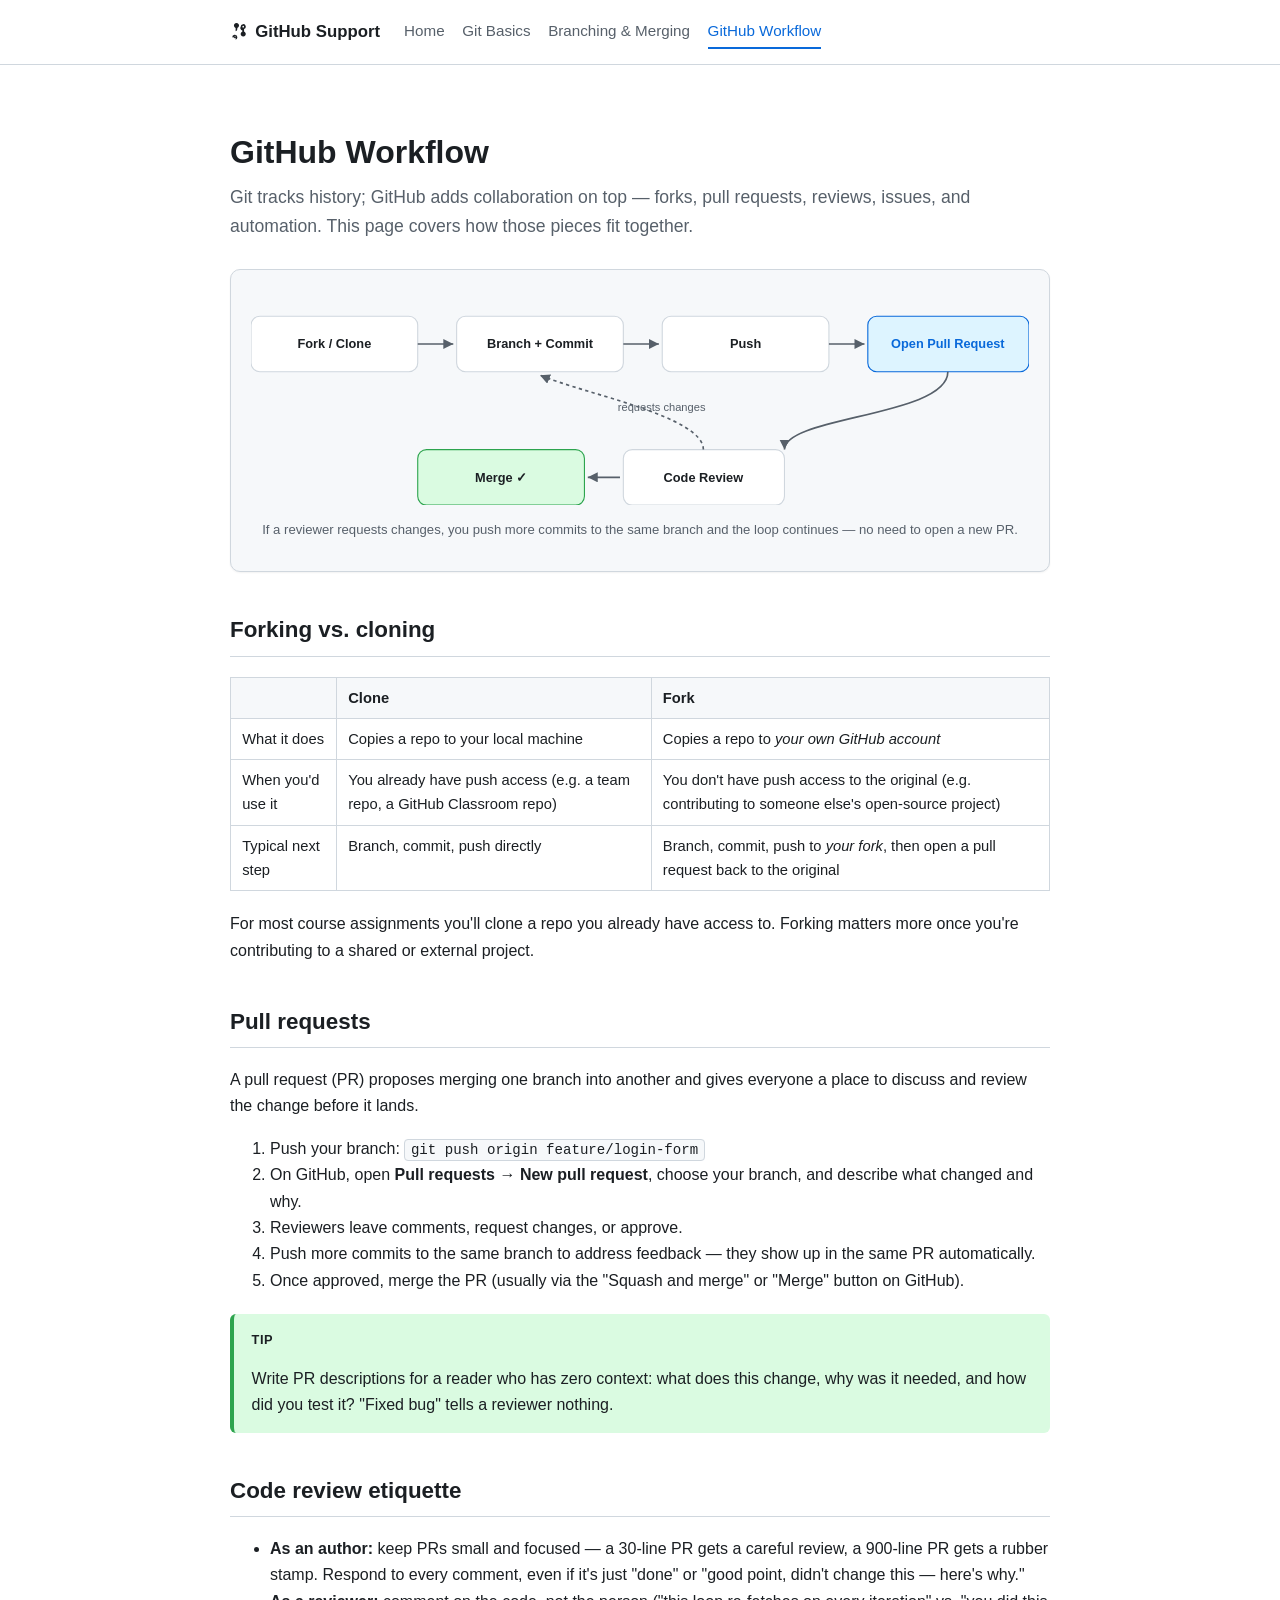
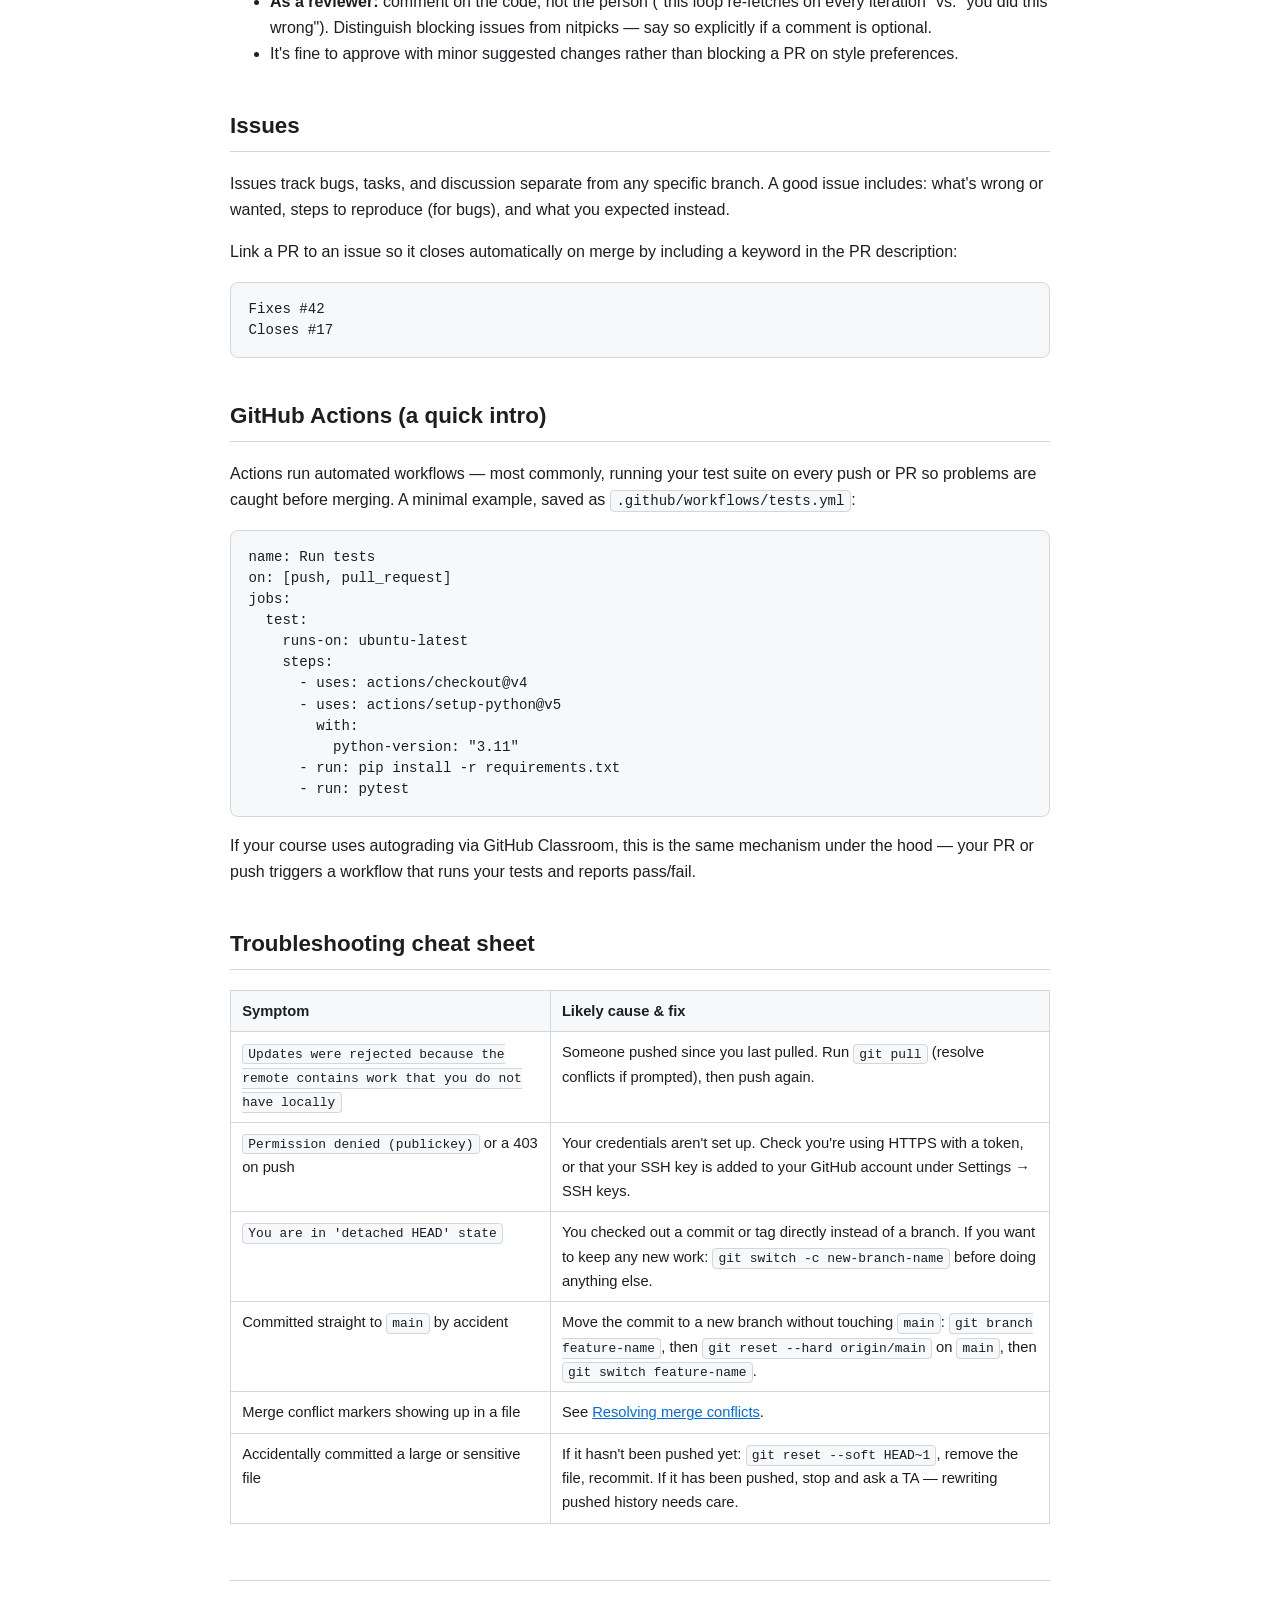
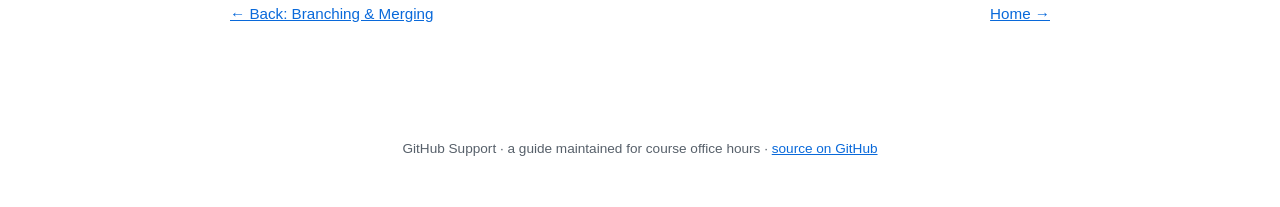
<file: github-workflow.html>
<!DOCTYPE html>
<html lang="en">
<head>
<meta charset="UTF-8">
<meta name="viewport" content="width=device-width, initial-scale=1.0">
<title>GitHub Workflow — GitHub Support</title>
<link rel="stylesheet" href="assets/style.css">
</head>
<body>
<nav class="navbar">
  <div class="navbar-inner">
    <a class="navbar-brand" href="index.html">
      <svg width="18" height="18" viewBox="0 0 16 16" fill="currentColor" aria-hidden="true"><path d="M11.75 2.5a.75.75 0 1 0 0 1.5.75.75 0 0 0 0-1.5Zm-2.25.75a2.25 2.25 0 1 1 3 2.122v2.256a2.251 2.251 0 1 1-1.5 0V6.622A2.25 2.25 0 0 1 9.5 3.25ZM4.25 12a.75.75 0 1 0 0 1.5.75.75 0 0 0 0-1.5Zm-2.25.75a2.25 2.25 0 1 1 3 2.122V4.372a2.25 2.25 0 1 1 1.5 0v.878a2.25 2.25 0 0 1-1.5 2.122v3.253a2.25 2.25 0 0 1-3 2.125Z"/></svg>
      GitHub Support
    </a>
    <div class="navbar-links">
      <a href="index.html">Home</a>
      <a href="git-basics.html">Git Basics</a>
      <a href="branching-merging.html">Branching &amp; Merging</a>
      <a href="github-workflow.html" class="active">GitHub Workflow</a>
    </div>
  </div>
</nav>

<main>
  <h1>GitHub Workflow</h1>
  <p class="subtitle">Git tracks history; GitHub adds collaboration on top — forks, pull requests, reviews, issues, and automation. This page covers how those pieces fit together.</p>

  <div class="diagram">
    <svg viewBox="0 0 700 190" role="img" aria-labelledby="pipeline-title">
      <title id="pipeline-title">Fork or clone, branch, commit, push, open a pull request, get reviewed, then merge</title>
      <g font-family="-apple-system,sans-serif" font-size="11.5" font-weight="700">
        <rect x="0" y="20" width="150" height="50" rx="8" fill="var(--bg)" stroke="var(--border)"/>
        <text x="75" y="49" text-anchor="middle" fill="var(--text)">Fork / Clone</text>

        <rect x="185" y="20" width="150" height="50" rx="8" fill="var(--bg)" stroke="var(--border)"/>
        <text x="260" y="49" text-anchor="middle" fill="var(--text)">Branch + Commit</text>

        <rect x="370" y="20" width="150" height="50" rx="8" fill="var(--bg)" stroke="var(--border)"/>
        <text x="445" y="49" text-anchor="middle" fill="var(--text)">Push</text>

        <rect x="555" y="20" width="145" height="50" rx="8" fill="var(--accent-bg)" stroke="var(--accent)"/>
        <text x="627" y="49" text-anchor="middle" fill="var(--accent)">Open Pull Request</text>
      </g>

      <g stroke="var(--text-muted)" stroke-width="1.5" fill="none" marker-end="url(#pipearrow)">
        <line x1="150" y1="45" x2="182" y2="45"/>
        <line x1="335" y1="45" x2="367" y2="45"/>
        <line x1="520" y1="45" x2="552" y2="45"/>
        <path d="M627,70 C627,110 480,110 480,140" marker-end="url(#pipearrow)"/>
      </g>

      <g font-family="-apple-system,sans-serif" font-size="11.5" font-weight="700">
        <rect x="335" y="140" width="145" height="50" rx="8" fill="var(--bg)" stroke="var(--border)"/>
        <text x="407" y="169" text-anchor="middle" fill="var(--text)">Code Review</text>

        <rect x="150" y="140" width="150" height="50" rx="8" fill="var(--tip-bg)" stroke="var(--tip-border)"/>
        <text x="225" y="169" text-anchor="middle" fill="var(--text)">Merge ✓</text>
      </g>
      <g stroke="var(--text-muted)" stroke-width="1.5" fill="none" marker-end="url(#pipearrow)">
        <line x1="332" y1="165" x2="303" y2="165"/>
      </g>
      <path d="M407,140 C407,110 300,90 260,73" stroke="var(--text-muted)" stroke-width="1.5" fill="none" stroke-dasharray="3,3" marker-end="url(#pipearrowmuted)"/>
      <text x="330" y="105" fill="var(--text-muted)" font-family="-apple-system,sans-serif" font-size="10">requests changes</text>

      <defs>
        <marker id="pipearrow" markerWidth="8" markerHeight="8" refX="6" refY="3" orient="auto"><path d="M0,0 L6,3 L0,6 Z" fill="var(--text-muted)"/></marker>
        <marker id="pipearrowmuted" markerWidth="8" markerHeight="8" refX="6" refY="3" orient="auto"><path d="M0,0 L6,3 L0,6 Z" fill="var(--text-muted)"/></marker>
      </defs>
    </svg>
    <p class="diagram-caption">If a reviewer requests changes, you push more commits to the same branch and the loop continues — no need to open a new PR.</p>
  </div>

  <h2 id="fork-vs-clone">Forking vs. cloning</h2>
  <table>
    <thead><tr><th></th><th>Clone</th><th>Fork</th></tr></thead>
    <tbody>
      <tr><td>What it does</td><td>Copies a repo to your local machine</td><td>Copies a repo to <em>your own GitHub account</em></td></tr>
      <tr><td>When you'd use it</td><td>You already have push access (e.g. a team repo, a GitHub Classroom repo)</td><td>You don't have push access to the original (e.g. contributing to someone else's open-source project)</td></tr>
      <tr><td>Typical next step</td><td>Branch, commit, push directly</td><td>Branch, commit, push to <em>your fork</em>, then open a pull request back to the original</td></tr>
    </tbody>
  </table>
  <p>For most course assignments you'll clone a repo you already have access to. Forking matters more once you're contributing to a shared or external project.</p>

  <h2 id="pull-requests">Pull requests</h2>
  <p>A pull request (PR) proposes merging one branch into another and gives everyone a place to discuss and review the change before it lands.</p>
  <ol>
    <li>Push your branch: <code>git push origin feature/login-form</code></li>
    <li>On GitHub, open <strong>Pull requests → New pull request</strong>, choose your branch, and describe what changed and why.</li>
    <li>Reviewers leave comments, request changes, or approve.</li>
    <li>Push more commits to the same branch to address feedback — they show up in the same PR automatically.</li>
    <li>Once approved, merge the PR (usually via the "Squash and merge" or "Merge" button on GitHub).</li>
  </ol>
  <div class="callout tip">
    <span class="callout-label">Tip</span>
    <p>Write PR descriptions for a reader who has zero context: what does this change, why was it needed, and how did you test it? "Fixed bug" tells a reviewer nothing.</p>
  </div>

  <h2 id="code-review">Code review etiquette</h2>
  <ul>
    <li><strong>As an author:</strong> keep PRs small and focused — a 30-line PR gets a careful review, a 900-line PR gets a rubber stamp. Respond to every comment, even if it's just "done" or "good point, didn't change this — here's why."</li>
    <li><strong>As a reviewer:</strong> comment on the code, not the person ("this loop re-fetches on every iteration" vs. "you did this wrong"). Distinguish blocking issues from nitpicks — say so explicitly if a comment is optional.</li>
    <li>It's fine to approve with minor suggested changes rather than blocking a PR on style preferences.</li>
  </ul>

  <h2 id="issues">Issues</h2>
  <p>Issues track bugs, tasks, and discussion separate from any specific branch. A good issue includes: what's wrong or wanted, steps to reproduce (for bugs), and what you expected instead.</p>
  <p>Link a PR to an issue so it closes automatically on merge by including a keyword in the PR description:</p>
  <pre><code>Fixes #42
Closes #17</code></pre>

  <h2 id="actions">GitHub Actions (a quick intro)</h2>
  <p>Actions run automated workflows — most commonly, running your test suite on every push or PR so problems are caught before merging. A minimal example, saved as <code>.github/workflows/tests.yml</code>:</p>
  <pre><code>name: Run tests
on: [push, pull_request]
jobs:
  test:
    runs-on: ubuntu-latest
    steps:
      - uses: actions/checkout@v4
      - uses: actions/setup-python@v5
        with:
          python-version: "3.11"
      - run: pip install -r requirements.txt
      - run: pytest</code></pre>
  <p>If your course uses autograding via GitHub Classroom, this is the same mechanism under the hood — your PR or push triggers a workflow that runs your tests and reports pass/fail.</p>

  <h2 id="troubleshooting">Troubleshooting cheat sheet</h2>
  <table>
    <thead><tr><th>Symptom</th><th>Likely cause &amp; fix</th></tr></thead>
    <tbody>
      <tr>
        <td><code>Updates were rejected because the remote contains work that you do not have locally</code></td>
        <td>Someone pushed since you last pulled. Run <code>git pull</code> (resolve conflicts if prompted), then push again.</td>
      </tr>
      <tr>
        <td><code>Permission denied (publickey)</code> or a 403 on push</td>
        <td>Your credentials aren't set up. Check you're using HTTPS with a token, or that your SSH key is added to your GitHub account under Settings → SSH keys.</td>
      </tr>
      <tr>
        <td><code>You are in 'detached HEAD' state</code></td>
        <td>You checked out a commit or tag directly instead of a branch. If you want to keep any new work: <code>git switch -c new-branch-name</code> before doing anything else.</td>
      </tr>
      <tr>
        <td>Committed straight to <code>main</code> by accident</td>
        <td>Move the commit to a new branch without touching <code>main</code>: <code>git branch feature-name</code>, then <code>git reset --hard origin/main</code> on <code>main</code>, then <code>git switch feature-name</code>.</td>
      </tr>
      <tr>
        <td>Merge conflict markers showing up in a file</td>
        <td>See <a href="branching-merging.html#conflicts">Resolving merge conflicts</a>.</td>
      </tr>
      <tr>
        <td>Accidentally committed a large or sensitive file</td>
        <td>If it hasn't been pushed yet: <code>git reset --soft HEAD~1</code>, remove the file, recommit. If it has been pushed, stop and ask a TA — rewriting pushed history needs care.</td>
      </tr>
    </tbody>
  </table>

  <div class="page-nav">
    <a href="branching-merging.html">← Back: Branching &amp; Merging</a>
    <a href="index.html">Home →</a>
  </div>
</main>

<footer>
  GitHub Support &middot; a guide maintained for course office hours &middot; <a href="https://github.com/ganowacek/github-support">source on GitHub</a>
</footer>
</body>
</html>
</file>
<file: assets/style.css>
:root {
  --bg: #ffffff;
  --bg-alt: #f6f8fa;
  --text: #1b1f23;
  --text-muted: #57606a;
  --border: #d0d7de;
  --accent: #0969da;
  --accent-bg: #ddf4ff;
  --code-bg: #f6f8fa;
  --warn-bg: #fff8c5;
  --warn-border: #d4a72c;
  --tip-bg: #dafbe1;
  --tip-border: #2da44e;
  --max-width: 860px;
  --branch-main: #0969da;
  --branch-feature: #bf3989;
  --branch-third: #9a6700;
  --commit-fill: #ffffff;
  --hero-grad-1: #ddf4ff;
  --hero-grad-2: #ffffff;
  --shadow: 0 1px 2px rgba(27, 31, 35, 0.06);
}

@media (prefers-color-scheme: dark) {
  :root {
    --bg: #0d1117;
    --bg-alt: #161b22;
    --text: #e6edf3;
    --text-muted: #8b949e;
    --border: #30363d;
    --accent: #4493f8;
    --accent-bg: #10243e;
    --code-bg: #161b22;
    --warn-bg: #3d3117;
    --warn-border: #9e6a03;
    --tip-bg: #122117;
    --tip-border: #2ea043;
    --branch-main: #4493f8;
    --branch-feature: #f778ba;
    --branch-third: #d29922;
    --commit-fill: #0d1117;
    --hero-grad-1: #10243e;
    --hero-grad-2: #0d1117;
    --shadow: 0 1px 2px rgba(0, 0, 0, 0.4);
  }
}

* { box-sizing: border-box; }

html { scroll-behavior: smooth; }

body {
  margin: 0;
  background: var(--bg);
  color: var(--text);
  font-family: -apple-system, BlinkMacSystemFont, "Segoe UI", Helvetica, Arial, sans-serif;
  line-height: 1.65;
}

.navbar {
  border-bottom: 1px solid var(--border);
  background: var(--bg);
  position: sticky;
  top: 0;
  z-index: 10;
}

.navbar-inner {
  max-width: var(--max-width);
  margin: 0 auto;
  padding: 0.9rem 1.25rem;
  display: flex;
  align-items: center;
  gap: 1.5rem;
  flex-wrap: wrap;
}

.navbar-brand {
  font-weight: 700;
  font-size: 1.05rem;
  color: var(--text);
  text-decoration: none;
  white-space: nowrap;
  display: inline-flex;
  align-items: center;
  gap: 0.45rem;
}

.navbar-brand svg { flex: none; }

.navbar-links {
  display: flex;
  gap: 1.1rem;
  flex-wrap: wrap;
}

.navbar-links a {
  color: var(--text-muted);
  text-decoration: none;
  font-size: 0.95rem;
  padding: 0.25rem 0;
  border-bottom: 2px solid transparent;
}

.navbar-links a:hover,
.navbar-links a.active {
  color: var(--accent);
  border-bottom-color: var(--accent);
}

main {
  max-width: var(--max-width);
  margin: 0 auto;
  padding: 2.5rem 1.25rem 5rem;
}

.hero {
  margin: -2.5rem calc(50% - 50vw) 0;
  padding: 3rem 1.25rem 3.5rem;
  background: linear-gradient(180deg, var(--hero-grad-1), var(--hero-grad-2) 85%);
  border-bottom: 1px solid var(--border);
}

.hero-inner {
  max-width: var(--max-width);
  margin: 0 auto;
}

.eyebrow {
  display: inline-block;
  font-size: 0.78rem;
  font-weight: 700;
  letter-spacing: 0.06em;
  text-transform: uppercase;
  color: var(--accent);
  background: var(--bg);
  border: 1px solid var(--border);
  padding: 0.25rem 0.65rem;
  border-radius: 999px;
  margin-bottom: 1rem;
}

.hero h1 { font-size: 2.3rem; }

h1 {
  font-size: 2rem;
  margin-bottom: 0.25rem;
}

h2 {
  font-size: 1.4rem;
  margin-top: 2.5rem;
  padding-bottom: 0.4rem;
  border-bottom: 1px solid var(--border);
}

h3 {
  font-size: 1.1rem;
  margin-top: 1.75rem;
}

p, li { color: var(--text); }

.subtitle {
  color: var(--text-muted);
  font-size: 1.1rem;
  margin-top: 0;
}

a { color: var(--accent); }

code {
  font-family: ui-monospace, SFMono-Regular, "SF Mono", Menlo, Consolas, monospace;
  background: var(--code-bg);
  padding: 0.15em 0.4em;
  border-radius: 4px;
  font-size: 0.88em;
  border: 1px solid var(--border);
}

pre {
  background: var(--code-bg);
  border: 1px solid var(--border);
  border-radius: 8px;
  padding: 1rem 1.1rem;
  overflow-x: auto;
  line-height: 1.5;
}

pre code {
  background: none;
  border: none;
  padding: 0;
  font-size: 0.88rem;
}

.callout {
  border-left: 4px solid var(--accent);
  background: var(--accent-bg);
  padding: 0.9rem 1.1rem;
  border-radius: 6px;
  margin: 1.25rem 0;
}

.callout.tip {
  border-left-color: var(--tip-border);
  background: var(--tip-bg);
}

.callout.warn {
  border-left-color: var(--warn-border);
  background: var(--warn-bg);
}

.callout p:first-child { margin-top: 0; }
.callout p:last-child { margin-bottom: 0; }

.callout-label {
  font-weight: 700;
  font-size: 0.8rem;
  text-transform: uppercase;
  letter-spacing: 0.04em;
  display: block;
  margin-bottom: 0.35rem;
}

table {
  border-collapse: collapse;
  width: 100%;
  margin: 1.25rem 0;
  font-size: 0.92rem;
}

th, td {
  border: 1px solid var(--border);
  padding: 0.5rem 0.7rem;
  text-align: left;
  vertical-align: top;
}

th {
  background: var(--bg-alt);
}

.card-grid {
  display: grid;
  grid-template-columns: repeat(auto-fit, minmax(230px, 1fr));
  gap: 1rem;
  margin: 1.75rem 0;
}

.card {
  border: 1px solid var(--border);
  border-radius: 10px;
  padding: 1.1rem 1.2rem;
  text-decoration: none;
  color: var(--text);
  background: var(--bg-alt);
  transition: border-color 0.15s ease;
}

.card:hover { border-color: var(--accent); }

.card h3 {
  margin-top: 0;
  margin-bottom: 0.35rem;
  color: var(--accent);
  display: flex;
  align-items: center;
  gap: 0.55rem;
}

.card p {
  margin: 0;
  color: var(--text-muted);
  font-size: 0.92rem;
}

.step-badge {
  display: inline-flex;
  align-items: center;
  justify-content: center;
  width: 1.6rem;
  height: 1.6rem;
  border-radius: 50%;
  background: var(--accent);
  color: #fff;
  font-size: 0.85rem;
  font-weight: 700;
  flex: none;
}

/* ---- Diagrams ---- */

.diagram {
  border: 1px solid var(--border);
  border-radius: 10px;
  background: var(--bg-alt);
  padding: 1.5rem 1.25rem 1.1rem;
  margin: 1.75rem 0;
  overflow-x: auto;
  box-shadow: var(--shadow);
}

.diagram svg {
  display: block;
  margin: 0 auto;
  max-width: 100%;
  height: auto;
  min-width: 480px;
}

.diagram-caption {
  text-align: center;
  color: var(--text-muted);
  font-size: 0.82rem;
  margin-top: 0.85rem;
}

.diagram-row {
  display: grid;
  grid-template-columns: 1fr 1fr;
  gap: 1rem;
}

.diagram-row .diagram { margin: 0; }

@media (max-width: 640px) {
  .diagram-row { grid-template-columns: 1fr; }
}

.legend {
  display: flex;
  gap: 1.25rem;
  flex-wrap: wrap;
  justify-content: center;
  margin-top: 0.9rem;
  font-size: 0.82rem;
  color: var(--text-muted);
}

.legend-item {
  display: inline-flex;
  align-items: center;
  gap: 0.4rem;
}

.legend-dot {
  width: 0.65rem;
  height: 0.65rem;
  border-radius: 50%;
  display: inline-block;
}

.page-nav {
  display: flex;
  justify-content: space-between;
  margin-top: 3.5rem;
  padding-top: 1.25rem;
  border-top: 1px solid var(--border);
  font-size: 0.95rem;
}

footer {
  text-align: center;
  color: var(--text-muted);
  font-size: 0.85rem;
  padding: 2rem 1.25rem 3rem;
}

.badge {
  display: inline-block;
  font-size: 0.75rem;
  font-weight: 600;
  padding: 0.15rem 0.55rem;
  border-radius: 999px;
  background: var(--accent-bg);
  color: var(--accent);
  margin-left: 0.5rem;
  vertical-align: middle;
}
</file>
